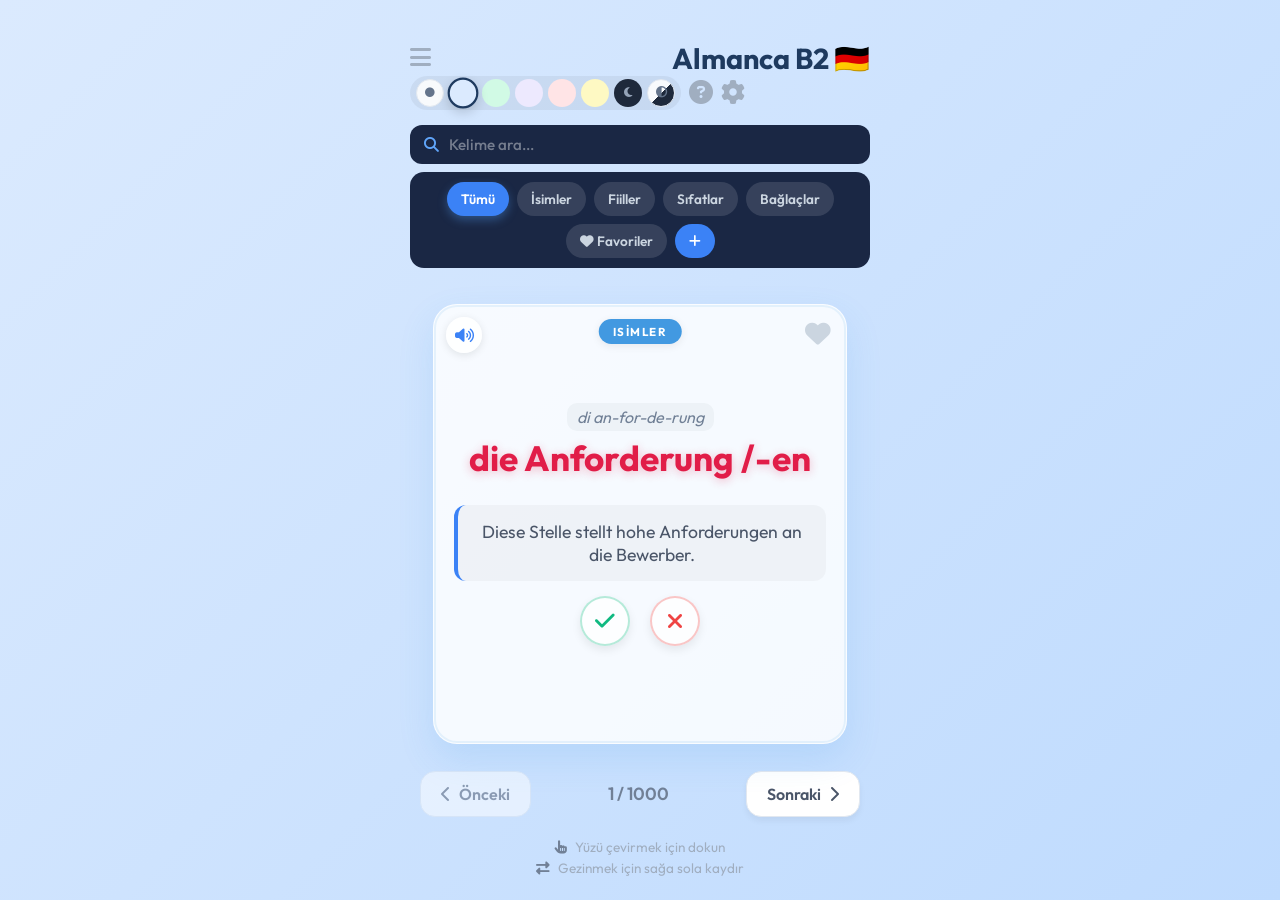
<file: index.html>
<!DOCTYPE html>
<html lang="tr">
<head>
    <meta charset="UTF-8">
    <meta name="viewport" content="width=device-width, initial-scale=1.0, maximum-scale=1.0, user-scalable=no, viewport-fit=cover">
    <title>Almanca B2 Flaş Kart Oyunu</title>
    <!-- PWA -->
    <link rel="manifest" href="manifest.json">
    <meta name="theme-color" content="#4a90e2">
    <!-- Icon Placeholder -->
    <link rel="apple-touch-icon" href="icon-192.png">
    
    <link rel="stylesheet" href="style.css">
    <link rel="preconnect" href="https://fonts.googleapis.com">
    <link rel="preconnect" href="https://fonts.gstatic.com" crossorigin>
    <link href="https://fonts.googleapis.com/css2?family=Outfit:wght@400;500;600;700;800&display=swap" rel="stylesheet">
    <link rel="stylesheet" href="https://cdnjs.cloudflare.com/ajax/libs/font-awesome/6.4.0/css/all.min.css">
    <link rel="stylesheet" href="style.css">
    <link rel="preconnect" href="https://fonts.googleapis.com">
    <link rel="preconnect" href="https://fonts.gstatic.com" crossorigin>
    <link href="https://fonts.googleapis.com/css2?family=Outfit:wght@400;500;600;700;800&display=swap" rel="stylesheet">
    <link rel="stylesheet" href="https://cdnjs.cloudflare.com/ajax/libs/font-awesome/6.4.0/css/all.min.css">
</head>
<body>
    <!-- Sidebar ve Overlay -->
    <div id="sidebar-overlay" class="sidebar-overlay"></div>
    <div id="sidebar" class="sidebar">
        <div class="sidebar-header">
            <h2>İstatistikler &amp; Menü</h2>
            <button id="close-sidebar" class="icon-btn">&times;</button>
        </div>
        
        <!-- STREAK KUTUSU -->
        <div id="streak-display"></div>

        <!-- XP & LEVEL BAR -->
        <div style="padding: 0 15px 6px 15px;">
            <div style="display:flex; justify-content:space-between; align-items:center; margin-bottom:4px;">
                <span style="font-size:0.8rem; font-weight:700; color:var(--primary-color);">⭐ Seviye <span id="user-level">1</span> &mdash; <span id="user-title" style="color:#ed8936;">Anfänger</span></span>
                <span style="font-size:0.7rem; color:#718096;"><span id="user-xp">0</span> XP</span>
            </div>
            <div style="width:100%; height:8px; background:#e2e8f0; border-radius:5px; overflow:hidden;">
                <div id="xp-bar-fill" style="width:0%; height:100%; background: linear-gradient(90deg, var(--primary-color), #ed8936); border-radius:5px; transition: width 0.6s ease;"></div>
            </div>
        </div>


        <div class="stats-container">
            <div class="stat-box">
                <i class="fas fa-layer-group"></i>
                <div class="stat-value" id="stat-flipped">0</div>
                <div class="stat-label">Kart Çevrildi</div>
            </div>
            <div class="stat-box">
                <i class="fas fa-heart" style="color:var(--accent-color)"></i>
                <div class="stat-value" id="stat-favorites">0</div>
                <div class="stat-label">Favoriler</div>
            </div>
            <div class="stat-box">
                <i class="fas fa-check-circle" style="color:#48bb78"></i>
                <div class="stat-value" id="stat-learned">0</div>
                <div class="stat-label">Öğrenilen</div>
            </div>
            <div class="stat-box">
                <i class="fas fa-times-circle" style="color:#f56565"></i>
                <div class="stat-value" id="stat-review">0</div>
                <div class="stat-label">Tekrarlanacak</div>
            </div>
            <div class="stat-box wide">
                <i class="fas fa-clock"></i>
                <div class="stat-value" id="stat-time">0m 0s</div>
                <div class="stat-label">Uygulamada Geçen Süre</div>
            </div>
        </div>

        <!-- HEATMAP -->
        <div class="heatmap-container" style="margin: 0 15px 6px 15px; padding: 10px; background: rgba(0,0,0,0.03); border-radius: 10px;">
            <h3 style="font-size: 0.8rem; margin-bottom: 6px; color: #4a5568;"><i class="fas fa-fire" style="color:#ed8936;"></i> Çalışma Haritası (Son 30 Gün)</h3>
            <div id="heatmap-grid" style="display: flex; gap: 3px; flex-wrap: wrap; height: 50px; align-content: flex-start;"></div>
            <div style="font-size:0.65rem; color:#a0aec0; margin-top:4px;">
                ⬜ Boş &nbsp; 🟩 Az &nbsp; 🟨 Orta &nbsp; 🟧 İyi &nbsp; 🟥 Harika
            </div>
        </div>

        <!-- ZAYIF NOKTA ANALİZİ -->
        <div style="margin: 0 15px 10px 15px; padding: 10px; background: rgba(0,0,0,0.03); border-radius: 10px;">
            <h3 style="font-size: 0.8rem; margin-bottom: 6px; color: #4a5568;"><i class="fas fa-exclamation-triangle" style="color:#ed8936;"></i> Zayıf Nokta Analizi</h3>
            <div id="weak-points-panel"></div>
        </div>

        <nav class="sidebar-nav">
            <button class="menu-btn" data-view="learned"><i class="fas fa-check-double"></i> Öğrendiğim Kelimeler</button>
            <button class="menu-btn" data-view="review"><i class="fas fa-list-ul"></i> Tekrar Edilecekler</button>
            <button class="menu-btn" data-view="quiz"><i class="fas fa-gamepad"></i> Quiz Modu</button>
            <button class="menu-btn" data-view="mindmap"><i class="fas fa-network-wired"></i> 🧠 Kelime Ağı (Mindmap)</button>
            <button class="menu-btn" data-view="zen"><i class="fas fa-brain"></i> 15 Dk Derin Odak (Zen)</button>
            <a href="grammar.html" class="menu-btn" style="text-decoration:none;"><i class="fas fa-book-open"></i> 🇩🇪 Gramer Rehberi (A1→C1)</a>
        </nav>
    </div>

    <!-- Quiz Konteyneri -->
    <div id="quiz-modal" class="modal-overlay">
        <div class="modal-content quiz-modal-content">
            <div class="modal-header">
                <h2 id="quiz-main-title">Quiz Modu</h2>
                <button id="close-quiz-btn" class="icon-btn">&times;</button>
            </div>
            
            <div class="modal-body">
                <div id="quiz-menu">
                    <button class="action-btn secondary quiz-start-btn" data-mode="1" style="margin-bottom:10px; text-align:left;">
                        <i class="fas fa-random"></i> 1. Bütün Kelimeler Karışık Quiz
                    </button>
                    <button class="action-btn secondary quiz-start-btn" data-mode="2" style="margin-bottom:10px; text-align:left;">
                        <i class="fas fa-sync-alt"></i> 2. Tekrar Edilecekler Karışık Quiz
                    </button>
                    <button class="action-btn secondary quiz-start-btn" data-mode="3" style="margin-bottom:10px; text-align:left;">
                        <i class="fas fa-keyboard"></i> 3. Türkçe Quizi (Yazılı)
                    </button>
                    <button class="action-btn primary quiz-start-btn" data-mode="4" style="margin-bottom:10px; text-align:left;">
                        <i class="fas fa-tasks"></i> 4. Çoktan Seçmeli (4 Şık) 🎯
                    </button>
                    <button class="action-btn secondary quiz-start-btn" data-mode="5" style="margin-bottom:10px; text-align:left; background: #e0e7ff; color: #4338ca; border: 1px solid #c7d2fe;">
                        <i class="fas fa-microphone-alt"></i> 5. Konuşma Sınavı (Mikrofon) 🎤
                    </button>
                    <button class="action-btn secondary quiz-start-btn" data-mode="6" style="margin-bottom:10px; text-align:left; background: #fae8ff; color: #a21caf; border: 1px solid #f5d0fe;">
                        <i class="fas fa-puzzle-piece"></i> 6. Sürükle-Bırak Eşleştirme 🧩
                    </button>
                </div>

                <div id="quiz-play-area" style="display:none;">
                    <div id="quiz-card-wrapper" style="min-height: 250px; position:relative; margin-bottom:20px; display:flex; justify-content:center; align-items:center;"></div>
                    
                    <div class="quiz-controls" style="display:flex; justify-content:space-between; align-items:center;">
                        <div class="progress" style="font-size:1rem;"><span id="quiz-idx">0</span> / <span id="quiz-total-count">0</span></div>
                        <button id="quiz-next-action-btn" class="action-btn primary" style="width:auto; padding:8px 15px;">İleri <i class="fas fa-arrow-right"></i></button>
                    </div>
                    <button id="quiz-finish-early-btn" class="action-btn danger" style="margin-top:15px;"><i class="fas fa-flag-checkered"></i> Quizi Bitir</button>
                </div>

                <div id="quiz-results-area" style="display:none;">
                    <h3 style="text-align:center; margin-bottom:15px; color: var(--text-color);">Quiz Sonucu</h3>
                    <div style="display:flex; justify-content:space-around; margin-bottom:20px; font-weight:bold; font-size:1.1rem;">
                        <div style="color:#48bb78;"><i class="fas fa-check"></i> Doğru: <span id="quiz-res-correct">0</span></div>
                        <div style="color:#f56565;"><i class="fas fa-times"></i> Yanlış: <span id="quiz-res-wrong">0</span></div>
                    </div>
                    <div id="quiz-res-list" style="max-height: 300px; overflow-y:auto; border-top:1px dashed #ccc; padding-top:10px; margin-bottom:15px; display:flex; flex-direction:column; gap:8px;"></div>
                    <button id="quiz-back-to-menu-btn" class="action-btn primary">Menüye Dön</button>
                </div>
            </div>
        </div>
    </div>

    <!-- Zen Mode Overlays -->
    <div id="zen-timer-display">15:00</div>
    <button id="exit-zen-btn"><i class="fas fa-times"></i> Zen Modundan Çık</button>

    <!-- Mindmap Modal / Overlay -->
    <div id="mindmap-modal" class="modal-overlay" style="z-index: 10000;">
        <div id="mindmap-container">
            <button id="close-mindmap-btn" class="mindmap-close-btn"><i class="fas fa-times"></i></button>
            <div id="mindmap-area"></div>
            <button id="mindmap-refresh-btn" class="mindmap-fab"><i class="fas fa-sync-alt"></i></button>
        </div>
    </div>

    <div class="app-container">
        <header>
            <div id="main-header">
                <div class="header-top">
                    <button id="sidebar-toggle-btn" class="icon-btn bouncy-btn" title="Menü"><i class="fas fa-bars"></i></button>
                    <h1>Almanca B2 🇩🇪</h1>
                    <div class="header-controls">
                        <div class="theme-controls" title="Renk Temaları">
                            <button class="theme-btn" data-theme="white" style="background:#f8fafc; border:1.5px solid #e2e8f0; color:#64748b;" title="Sade Beyaz"><i class="fas fa-circle" style="font-size:0.6rem;"></i></button>
                            <button class="theme-btn active" data-theme="pastel-blue" style="background:#dbeafe; color:#3b82f6;" title="Tatlı Mavi"></button>
                            <button class="theme-btn" data-theme="mint-green" style="background:#d1fae5; color:#10b981;" title="Nane Yeşili"></button>
                            <button class="theme-btn" data-theme="pastel-purple" style="background:#ede9fe; color:#8b5cf6;" title="Pastel Mor"></button>
                            <button class="theme-btn" data-theme="peach-pink" style="background:#ffe4e6; color:#f43f5e;" title="Şeftali Pembe"></button>
                            <button class="theme-btn" data-theme="sun-yellow" style="background:#fef9c3; color:#f59e0b;" title="Güneş Sarısı"></button>
                            <button class="theme-btn" data-theme="dark" style="background:#1e293b; color:#94a3b8;" title="Gece Modu"><i class="fas fa-moon" style="font-size:0.7rem;"></i></button>
                            <button class="theme-btn" data-theme="system" style="background:linear-gradient(135deg,#f8fafc 50%,#1e293b 50%); color:#64748b; border:1.5px solid #e2e8f0;" title="Sistem Teması"><i class="fas fa-adjust" style="font-size:0.7rem; color:#64748b;"></i></button>
                        </div>
                        <button id="guide-btn" class="icon-btn bouncy-btn" title="Nasıl Kullanılır?"><i class="fas fa-question-circle"></i></button>
                        <button id="settings-btn" class="icon-btn bouncy-btn" title="Ayarlar ve Veri Yönetimi"><i class="fas fa-cog"></i></button>
                    </div>
                </div>
                <div class="search-box">
                    <i class="fas fa-search"></i>
                    <input type="text" id="search-input" placeholder="Kelime ara..." autocomplete="off">
                </div>
                <nav class="categories" id="categories-nav">
                    <button class="category-btn active" data-category="tümü">Tümü</button>
                    <button class="category-btn" data-category="isimler">İsimler</button>
                    <button class="category-btn" data-category="fiiller">Fiiller</button>
                    <button class="category-btn" data-category="sıfatlar">Sıfatlar</button>
                    <button class="category-btn" data-category="bağlaçlar">Bağlaçlar</button>
                    <button class="category-btn" data-category="favoriler"><i class="fas fa-heart"></i> Favoriler</button>
                    <button class="category-btn" id="add-folder-btn" title="Yeni Özel Klasör Ekle" style="background:var(--primary-color);color:white;"><i class="fas fa-plus"></i></button>
                </nav>
            </div>

            <!-- Special Header for Learned/Review modes -->
            <div id="special-header" style="display:none;">
                <div class="header-top" style="justify-content: space-between; border-bottom: 1px solid rgba(0,0,0,0.05); padding-bottom: 10px; margin-bottom: 10px;">
                    <button id="special-back-btn" class="action-btn secondary bouncy-btn" style="width:auto; padding: 8px 12px; font-size: 0.9rem;"><i class="fas fa-arrow-left"></i> Geri</button>
                    <h2 id="special-title" style="font-size: 1.3rem; color: var(--primary-color); margin:0;">Başlık</h2>
                    <button id="special-home-btn" class="action-btn secondary bouncy-btn" style="width:auto; padding: 8px 12px; font-size: 0.9rem;"><i class="fas fa-home"></i> Menü</button>
                </div>
                <p id="special-desc" style="font-size: 0.85rem; color: #718096; margin-bottom: 10px;">Açıklama</p>
                
                <nav class="categories" style="justify-content: center; margin-bottom: 15px;">
                    <button class="category-btn special-nav-btn" data-target="learned"><i class="fas fa-check-double"></i> Öğrendiklerim</button>
                    <button class="category-btn special-nav-btn" data-target="review"><i class="fas fa-list-ul"></i> Tekrar Edilecekler</button>
                    <button class="category-btn special-nav-btn" data-target="favoriler"><i class="fas fa-heart"></i> Favoriler</button>
                </nav>
            </div>
        </header>

        <main class="flashcard-container" id="card-container">
            <!-- Cards will be dynamically injected here via JS -->
        </main>

        <div class="controls">
            <button id="prev-btn" class="nav-btn bouncy-btn"><i class="fas fa-chevron-left"></i> Önceki</button>
            <div class="progress"><span id="current-index">0</span> / <span id="total-count">0</span></div>
            <button id="next-btn" class="nav-btn bouncy-btn">Sonraki <i class="fas fa-chevron-right"></i></button>
        </div>
        <div class="swipe-hint">
            <i class="fas fa-hand-pointer"></i> Yüzü çevirmek için dokun<br>
            <i class="fas fa-exchange-alt"></i> Gezinmek için sağa sola kaydır
        </div>
    </div>

    <!-- Ayarlar Modalı -->
    <div id="settings-modal" class="modal-overlay">
        <div class="modal-content">
            <div class="modal-header">
                <h2>⚙️ Ayarlar ve Veri</h2>
                <button id="close-modal-btn" class="icon-btn bouncy-btn">&times;</button>
            </div>
            <div class="modal-body" style="text-align: center;">
                <p>Kendi kelimelerinizi içeren JSON dosyasını yükleyin veya destenizi yedekleyin.</p>
                <div class="action-buttons">
                    <button id="export-btn" class="action-btn secondary bouncy-btn"><i class="fas fa-download"></i> Desteyi Dışa Aktar</button>
                    <label class="action-btn primary bouncy-btn" style="cursor:pointer; position:relative; overflow:hidden;">
                        <i class="fas fa-upload"></i> Kendi Kelimelerini Yükle
                        <input type="file" id="import-file" accept=".json" style="opacity:0; position:absolute; top:0; left:0; width:100%; height:100%; cursor:pointer;">
                    </label>
                </div>
                <div class="danger-zone">
                    <button id="reset-btn" class="action-btn danger bouncy-btn"><i class="fas fa-trash-alt"></i> Varsayılan Kelimelere Dön</button>
                </div>
            </div>
        </div>
    </div>

    <!-- Nasıl Kullanılır Modalı -->
    <div id="guide-modal" class="modal-overlay">
        <div class="modal-content">
            <div class="modal-header">
                <h2>📖 Nasıl Kullanılır?</h2>
                <button id="close-guide-btn" class="icon-btn bouncy-btn">&times;</button>
            </div>
            <div class="modal-body" style="font-size:0.95rem; line-height:1.6;">
                <p><strong>1. Kart Çevirme:</strong> Almanca kelimenin anlamını görmek için karta bir kez tıklayın veya dokunun.</p>
                <p><strong>2. Kaydırma (Swipe):</strong> Sonraki kelimeye geçmek için ekranı (kartı) hafifçe sola kaydırın. Önceki için sağa kaydırın.</p>
                <p><strong>3. Butonlar:</strong></p>
                <ul style="padding-left: 20px; text-align: left; margin-bottom:15px; color:#4a5568;">
                    <li><i class="fas fa-heart" style="color:var(--accent-color)"></i> Favorilere Ekle</li>
                    <li><i class="fas fa-check"></i> Öğrendiğim kelimeler listesine at</li>
                    <li><i class="fas fa-times"></i> Tekrar edilecek kelimeler (Zorlandıklarım)</li>
                </ul>
                <p><strong>4. Temalar:</strong> Sağ üst köşedeki yuvarlak renk tonlarına basarak uygulamanın ambiyansını ruh halinize göre değiştirebilirsiniz.</p>

                <hr style="margin: 12px 0; border-color:#edf2f7;">

                <p><strong>🔥 Streak (Çalışma Serisi):</strong> Her gün uygulamaya girip en az bir kelimeyi öğrenildi veya tekrar olarak işaretlediğinizde seriniz artar. Arka arkaya 3+ gün çalışırsan alev 🔥 emojisi büyür! Bir gün kaçırırsan seri sıfırlanır ve buz 🧊 emojisine döner.</p>

                <hr style="margin: 12px 0; border-color:#edf2f7;">

                <p><strong>📅 Çalışma Haritası (Heatmap):</strong> Sol menüdeki renkli kareler son 30 günlük çalışma yoğunluğunu gösterir.</p>
                <ul style="padding-left: 20px; text-align: left; margin-bottom:10px; color:#4a5568; font-size:0.9rem;">
                    <li>⬜ <strong>Gri:</strong> O gün çalışılmadı</li>
                    <li>🟩 <strong>Açık Yeşil:</strong> Az çalışıldı (1–5 kelime)</li>
                    <li>🟨 <strong>Sarı:</strong> Orta düzey (6–20 kelime)</li>
                    <li>🟧 <strong>Turuncu:</strong> İyi çalışıldı (21–50 kelime)</li>
                    <li>🟥 <strong>Kırmızı:</strong> Yoğun çalışma! (50+ kelime)</li>
                </ul>
                <p style="font-size:0.88rem; color:#718096;">💡 <em>Heatmap, öğrenildi veya tekrar butonu tıklandığında güncellenir.</em></p>

                <hr style="margin: 12px 0; border-color:#edf2f7;">

                <p><strong>🎯 Çoktan Seçmeli Quiz:</strong> Sol menüden Quiz → "4. Çoktan Seçmeli" seçin. Her soruda Almanca kelimeyi görür, 4 Türkçe seçenek arasından doğruyu bulursunuz. Yanlışlar otomatik olarak "Zayıf Nokta Analizi"ne kaydedilir!</p>

                <hr style="margin: 12px 0; border-color:#edf2f7;">

                <p><strong>📊 Zayıf Nokta Analizi:</strong> Sol menünün altında "Zayıf Nokta Analizi" bölümü yer alır. Quiz'de en çok yanlış yaptığınız kelimeler ve hangi kategorilerde zorlandığınız burada gösterilir. Odaklanmak için bu kelimeleri önce çalışın!</p>
            </div>
            <button id="guide-ok-btn" class="action-btn primary bouncy-btn" style="margin-top:10px;">Anladım, Teşekkürler!</button>
        </div>
    </div>

    <!-- PWA Service Worker -->
    <script>
        if ('serviceWorker' in navigator) {
            window.addEventListener('load', () => {
                navigator.serviceWorker.register('./sw.js')
                .then(reg => console.log('Service Worker Kapsamı:', reg.scope))
                .catch(err => console.log('Service Worker Hatası:', err));
            });
        }
    </script>
    <!-- Modül olarak JS dosyasının eklenmesi -->
    <script type="module" src="app.js"></script>
</body>
</html>
</file>
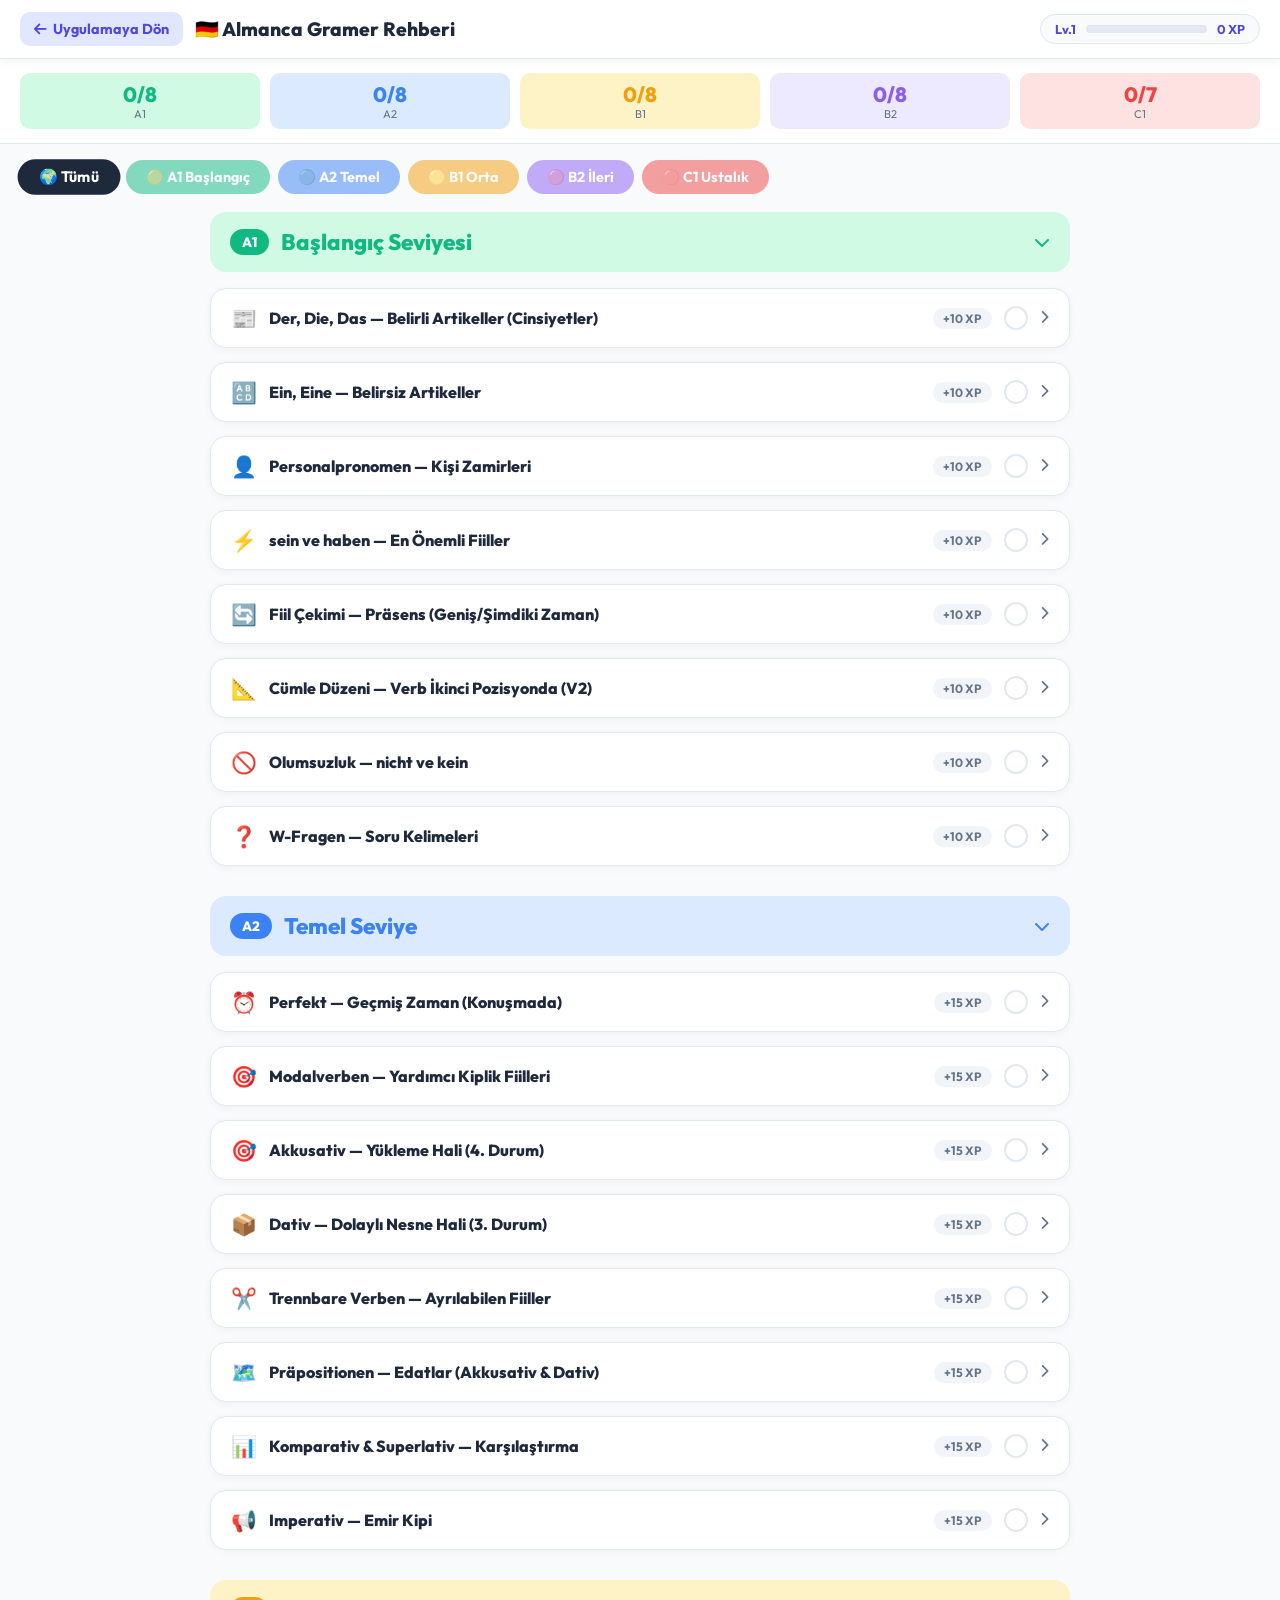
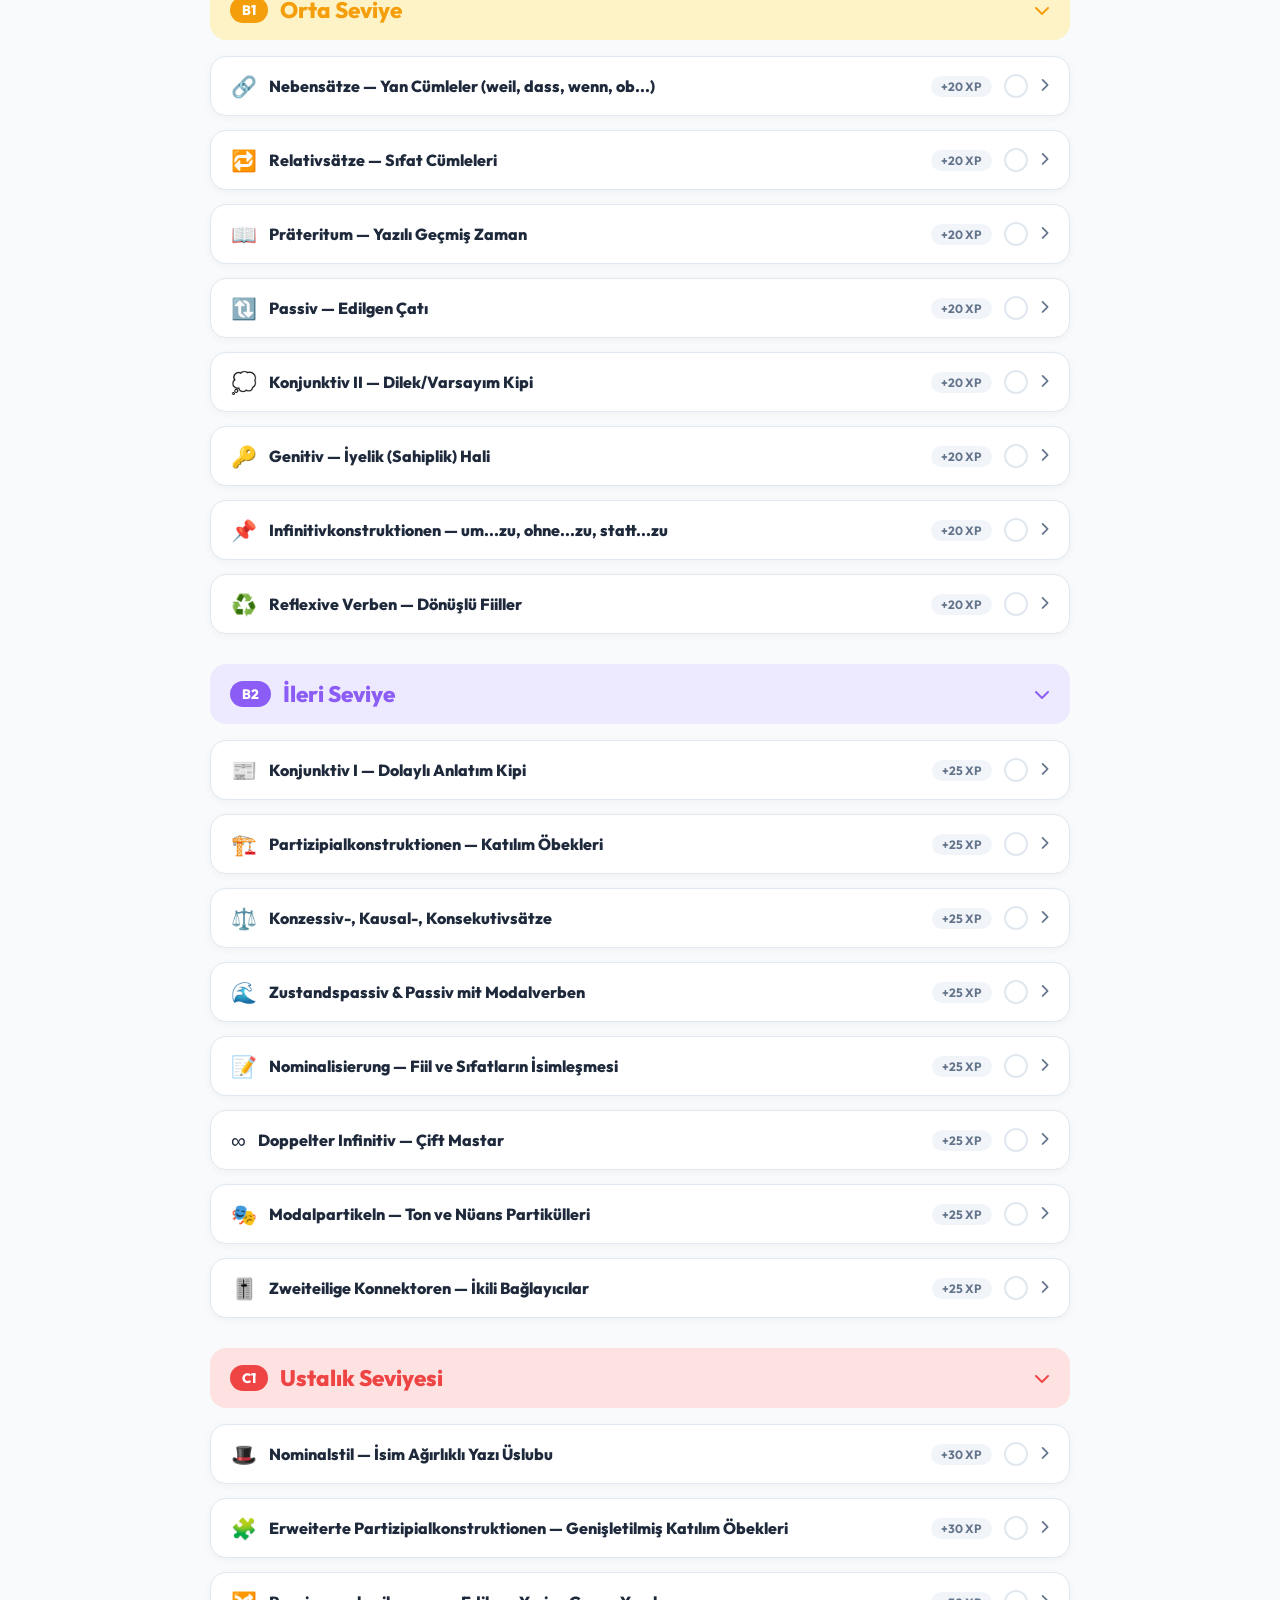
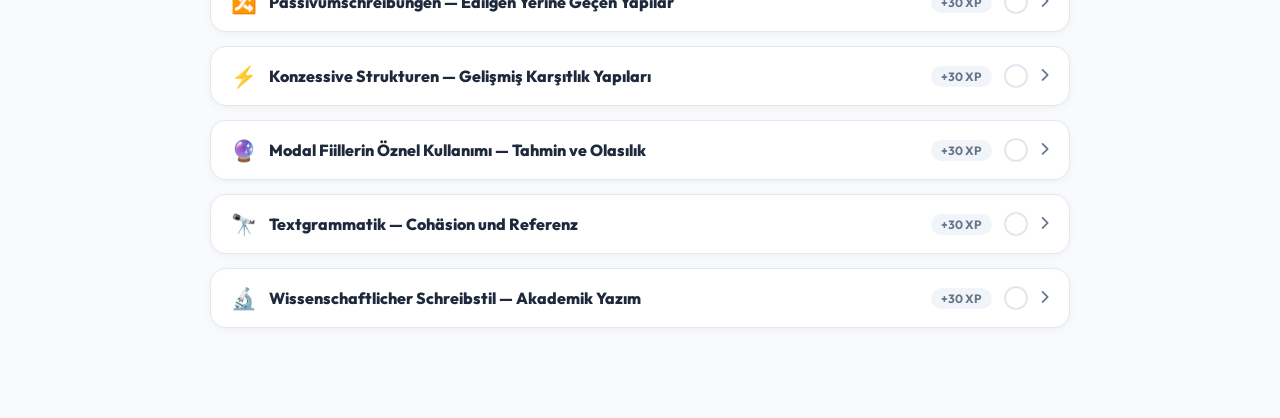
<file: grammar.html>
<!DOCTYPE html>
<html lang="tr">
<head>
    <meta charset="UTF-8">
    <meta name="viewport" content="width=device-width, initial-scale=1.0, maximum-scale=1.0, user-scalable=no">
    <title>Almanca Gramer Rehberi 🇩🇪</title>
    <link rel="preconnect" href="https://fonts.googleapis.com">
    <link href="https://fonts.googleapis.com/css2?family=Outfit:wght@400;500;600;700;800&display=swap" rel="stylesheet">
    <link rel="stylesheet" href="https://cdnjs.cloudflare.com/ajax/libs/font-awesome/6.4.0/css/all.min.css">
    <style>
        :root {
            --primary: #4f46e5;
            --primary-light: #e0e7ff;
            --a1: #10b981; --a1-light: #d1fae5;
            --a2: #3b82f6; --a2-light: #dbeafe;
            --b1: #f59e0b; --b1-light: #fef3c7;
            --b2: #8b5cf6; --b2-light: #ede9fe;
            --c1: #ef4444; --c1-light: #fee2e2;
            --bg: #f8fafc;
            --card: #ffffff;
            --text: #1e293b;
            --muted: #64748b;
            --border: #e2e8f0;
        }
        * { margin: 0; padding: 0; box-sizing: border-box; }
        body {
            font-family: 'Outfit', sans-serif;
            background: var(--bg);
            color: var(--text);
            min-height: 100vh;
        }

        /* ---- TOP BAR ---- */
        .topbar {
            position: sticky;
            top: 0;
            z-index: 100;
            background: white;
            border-bottom: 1px solid var(--border);
            padding: 12px 20px;
            display: flex;
            align-items: center;
            gap: 12px;
            flex-wrap: wrap;
            box-shadow: 0 2px 10px rgba(0,0,0,0.06);
        }
        .topbar a.back-btn {
            display: inline-flex;
            align-items: center;
            gap: 6px;
            padding: 8px 14px;
            background: var(--primary-light);
            color: var(--primary);
            border-radius: 10px;
            font-weight: 700;
            text-decoration: none;
            font-size: 0.9rem;
            transition: all 0.2s;
        }
        .topbar a.back-btn:hover { background: var(--primary); color: white; }
        .topbar h1 { font-size: 1.2rem; font-weight: 800; color: var(--text); flex: 1; }
        .xp-bar-wrapper {
            display: flex;
            align-items: center;
            gap: 10px;
            background: #f8fafc;
            border: 1px solid var(--border);
            border-radius: 20px;
            padding: 6px 14px;
            min-width: 220px;
        }
        .xp-bar-wrapper span { font-size: 0.8rem; font-weight: 700; color: var(--primary); white-space: nowrap; }
        .xp-bar-track { flex: 1; height: 8px; background: #e2e8f0; border-radius: 4px; overflow: hidden; }
        .xp-bar-fill { height: 100%; background: linear-gradient(90deg, var(--primary), #f59e0b); border-radius: 4px; transition: width 0.5s ease; }
        .xp-points { font-size: 0.75rem; color: var(--muted); white-space: nowrap; }

        /* ---- LEVEL FILTER TABS ---- */
        .level-tabs {
            display: flex;
            gap: 8px;
            padding: 16px 20px 8px;
            overflow-x: auto;
            scrollbar-width: none;
        }
        .level-tabs::-webkit-scrollbar { display: none; }
        .level-tab {
            padding: 8px 20px;
            border-radius: 20px;
            border: none;
            font-family: 'Outfit', sans-serif;
            font-weight: 700;
            font-size: 0.9rem;
            cursor: pointer;
            transition: all 0.2s;
            white-space: nowrap;
            opacity: 0.5;
        }
        .level-tab.active { opacity: 1; transform: scale(1.05); }
        .level-tab[data-level="all"] { background: #1e293b; color: white; }
        .level-tab[data-level="A1"] { background: var(--a1); color: white; }
        .level-tab[data-level="A2"] { background: var(--a2); color: white; }
        .level-tab[data-level="B1"] { background: var(--b1); color: white; }
        .level-tab[data-level="B2"] { background: var(--b2); color: white; }
        .level-tab[data-level="C1"] { background: var(--c1); color: white; }

        /* ---- CONTENT ---- */
        .content { padding: 10px 20px 60px; max-width: 900px; margin: 0 auto; }

        /* ---- LEVEL SECTION ---- */
        .level-section { margin-bottom: 30px; }
        .level-section-header {
            display: flex;
            align-items: center;
            gap: 12px;
            padding: 16px 20px;
            border-radius: 16px;
            margin-bottom: 16px;
            font-size: 1.4rem;
            font-weight: 800;
            cursor: pointer;
            user-select: none;
            transition: all 0.2s;
        }
        .level-section-header:hover { filter: brightness(0.95); }
        .level-section-header[data-level="A1"] { background: var(--a1-light); color: var(--a1); }
        .level-section-header[data-level="A2"] { background: var(--a2-light); color: var(--a2); }
        .level-section-header[data-level="B1"] { background: var(--b1-light); color: var(--b1); }
        .level-section-header[data-level="B2"] { background: var(--b2-light); color: var(--b2); }
        .level-section-header[data-level="C1"] { background: var(--c1-light); color: var(--c1); }
        .level-section-header .level-badge {
            padding: 4px 12px;
            border-radius: 20px;
            font-size: 0.85rem;
            font-weight: 800;
            color: white;
        }
        .level-section-header[data-level="A1"] .level-badge { background: var(--a1); }
        .level-section-header[data-level="A2"] .level-badge { background: var(--a2); }
        .level-section-header[data-level="B1"] .level-badge { background: var(--b1); }
        .level-section-header[data-level="B2"] .level-badge { background: var(--b2); }
        .level-section-header[data-level="C1"] .level-badge { background: var(--c1); }
        .level-section-header .chevron { margin-left: auto; transition: transform 0.3s; font-size: 1rem; }
        .level-section-header.collapsed .chevron { transform: rotate(-90deg); }

        /* ---- TOPIC CARD ---- */
        .topic-card {
            background: var(--card);
            border-radius: 16px;
            border: 1px solid var(--border);
            margin-bottom: 14px;
            overflow: hidden;
            box-shadow: 0 2px 8px rgba(0,0,0,0.04);
            transition: box-shadow 0.2s;
        }
        .topic-card:hover { box-shadow: 0 6px 20px rgba(0,0,0,0.08); }
        .topic-header {
            display: flex;
            align-items: center;
            gap: 12px;
            padding: 16px 20px;
            cursor: pointer;
            user-select: none;
        }
        .topic-icon { font-size: 1.3rem; }
        .topic-title { font-weight: 800; font-size: 1rem; flex: 1; }
        .topic-xp {
            font-size: 0.75rem;
            font-weight: 700;
            padding: 3px 10px;
            border-radius: 20px;
            background: #f1f5f9;
            color: var(--muted);
        }
        .topic-status {
            width: 24px;
            height: 24px;
            border-radius: 50%;
            border: 2px solid var(--border);
            display: flex;
            align-items: center;
            justify-content: center;
            font-size: 0.75rem;
            color: transparent;
            transition: all 0.3s;
            flex-shrink: 0;
        }
        .topic-status.done { background: #10b981; border-color: #10b981; color: white; }
        .topic-chevron { color: var(--muted); transition: transform 0.3s; font-size: 0.85rem; }
        .topic-card.open .topic-chevron { transform: rotate(90deg); }

        .topic-body { display: none; padding: 0 20px 20px; border-top: 1px solid var(--border); }
        .topic-card.open .topic-body { display: block; }

        .topic-desc {
            margin-top: 14px;
            font-size: 0.95rem;
            line-height: 1.7;
            color: #374151;
        }

        /* Rule box */
        .rule-box {
            background: #f8fafc;
            border-left: 4px solid var(--primary);
            border-radius: 0 10px 10px 0;
            padding: 12px 16px;
            margin: 14px 0;
            font-size: 0.92rem;
            line-height: 1.8;
        }
        .rule-box strong { color: var(--primary); }

        /* Table */
        .grammar-table {
            width: 100%;
            border-collapse: collapse;
            margin: 14px 0;
            font-size: 0.88rem;
            border-radius: 10px;
            overflow: hidden;
        }
        .grammar-table th {
            background: var(--primary);
            color: white;
            padding: 10px 14px;
            text-align: left;
            font-weight: 700;
        }
        .grammar-table td { padding: 10px 14px; border-bottom: 1px solid var(--border); }
        .grammar-table tr:nth-child(even) td { background: #f8fafc; }
        .grammar-table tr:last-child td { border-bottom: none; }

        /* Example sentences */
        .examples { margin: 14px 0; }
        .examples h4 { font-size: 0.85rem; font-weight: 700; color: var(--muted); text-transform: uppercase; letter-spacing: 0.5px; margin-bottom: 8px; }
        .example-item {
            background: linear-gradient(135deg, #f0fdf4, #f8fafc);
            border: 1px solid #bbf7d0;
            border-radius: 10px;
            padding: 10px 14px;
            margin-bottom: 8px;
            font-size: 0.9rem;
        }
        .example-item .de { font-weight: 800; color: #1e293b; font-size: 0.95rem; }
        .example-item .tr { color: var(--muted); margin-top: 2px; font-style: italic; font-size: 0.85rem; }
        .example-item .note { color: #7c3aed; font-size: 0.8rem; margin-top: 4px; }

        /* Mark done button */
        .mark-done-btn {
            margin-top: 16px;
            padding: 10px 24px;
            border-radius: 10px;
            border: none;
            font-family: 'Outfit', sans-serif;
            font-weight: 700;
            font-size: 0.9rem;
            cursor: pointer;
            background: #10b981;
            color: white;
            transition: all 0.2s;
            display: flex;
            align-items: center;
            gap: 8px;
        }
        .mark-done-btn:hover { transform: translateY(-2px); box-shadow: 0 4px 12px rgba(16,185,129,0.3); }
        .mark-done-btn.already-done { background: #e2e8f0; color: #64748b; }
        .mark-done-btn.already-done:hover { transform: none; box-shadow: none; }

        /* Highlight spans */
        .hl-red { color: #ef4444; font-weight: 800; }
        .hl-blue { color: #3b82f6; font-weight: 800; }
        .hl-green { color: #10b981; font-weight: 800; }
        .hl-purple { color: #8b5cf6; font-weight: 800; }
        .hl-orange { color: #f59e0b; font-weight: 800; }

        /* Toast */
        #grammar-toast {
            position: fixed; bottom: 25px; left: 50%;
            transform: translateX(-50%) translateY(80px);
            background: #1e293b; color: white;
            padding: 12px 24px; border-radius: 30px;
            font-weight: 700; font-size: 0.9rem;
            z-index: 9999; opacity: 0;
            transition: all 0.4s cubic-bezier(0.68,-0.55,0.265,1.55);
            pointer-events: none;
        }
        #grammar-toast.show { transform: translateX(-50%) translateY(0); opacity: 1; }

        /* Progress summary */
        .progress-summary {
            display: grid;
            grid-template-columns: repeat(5, 1fr);
            gap: 10px;
            padding: 14px 20px;
            background: white;
            border-bottom: 1px solid var(--border);
        }
        .progress-item {
            text-align: center;
            padding: 8px;
            border-radius: 10px;
        }
        .progress-item .p-num { font-size: 1.3rem; font-weight: 800; }
        .progress-item .p-label { font-size: 0.7rem; color: var(--muted); }
        .progress-item[data-level="A1"] { background: var(--a1-light); }
        .progress-item[data-level="A1"] .p-num { color: var(--a1); }
        .progress-item[data-level="A2"] { background: var(--a2-light); }
        .progress-item[data-level="A2"] .p-num { color: var(--a2); }
        .progress-item[data-level="B1"] { background: var(--b1-light); }
        .progress-item[data-level="B1"] .p-num { color: var(--b1); }
        .progress-item[data-level="B2"] { background: var(--b2-light); }
        .progress-item[data-level="B2"] .p-num { color: var(--b2); }
        .progress-item[data-level="C1"] { background: var(--c1-light); }
        .progress-item[data-level="C1"] .p-num { color: var(--c1); }

        @media (max-width: 600px) {
            .topbar h1 { font-size: 1rem; }
            .xp-bar-wrapper { min-width: 160px; }
            .progress-summary { grid-template-columns: repeat(3,1fr); }
        }
    </style>
</head>
<body>

<!-- TOP BAR -->
<div class="topbar">
    <a class="back-btn" href="index.html"><i class="fas fa-arrow-left"></i> Uygulamaya Dön</a>
    <h1>🇩🇪 Almanca Gramer Rehberi</h1>
    <div class="xp-bar-wrapper">
        <span>Lv.<span id="g-level">1</span></span>
        <div class="xp-bar-track"><div class="xp-bar-fill" id="g-xp-fill" style="width:0%"></div></div>
        <span class="xp-points" id="g-xp">0 XP</span>
    </div>
</div>

<!-- PROGRESS SUMMARY -->
<div class="progress-summary">
    <div class="progress-item" data-level="A1"><div class="p-num" id="prog-a1">0/8</div><div class="p-label">A1</div></div>
    <div class="progress-item" data-level="A2"><div class="p-num" id="prog-a2">0/8</div><div class="p-label">A2</div></div>
    <div class="progress-item" data-level="B1"><div class="p-num" id="prog-b1">0/8</div><div class="p-label">B1</div></div>
    <div class="progress-item" data-level="B2"><div class="p-num" id="prog-b2">0/8</div><div class="p-label">B2</div></div>
    <div class="progress-item" data-level="C1"><div class="p-num" id="prog-c1">0/7</div><div class="p-label">C1</div></div>
</div>

<!-- LEVEL FILTER TABS -->
<div class="level-tabs">
    <button class="level-tab active" data-level="all">🌍 Tümü</button>
    <button class="level-tab" data-level="A1">🟢 A1 Başlangıç</button>
    <button class="level-tab" data-level="A2">🔵 A2 Temel</button>
    <button class="level-tab" data-level="B1">🟡 B1 Orta</button>
    <button class="level-tab" data-level="B2">🟣 B2 İleri</button>
    <button class="level-tab" data-level="C1">🔴 C1 Ustalık</button>
</div>

<div class="content" id="grammar-content">

<!-- ===== A1 ===== -->
<div class="level-section" data-level="A1">
<div class="level-section-header" data-level="A1">
    <span class="level-badge">A1</span> Başlangıç Seviyesi
    <span class="chevron"><i class="fas fa-chevron-down"></i></span>
</div>

<!-- A1-1: Artikel -->
<div class="topic-card" data-id="a1-1" data-level="A1" data-xp="10">
    <div class="topic-header">
        <span class="topic-icon">📰</span>
        <span class="topic-title">Der, Die, Das — Belirli Artikeller (Cinsiyetler)</span>
        <span class="topic-xp">+10 XP</span>
        <div class="topic-status" id="status-a1-1"></div>
        <i class="fas fa-chevron-right topic-chevron"></i>
    </div>
    <div class="topic-body">
        <div class="topic-desc">Almancada her ismin bir cinsi (Genus) vardır: <strong>maskulin (erkil)</strong>, <strong>feminin (dişil)</strong> veya <strong>nötr</strong>. Bu cinsler belirli artikellerle gösterilir ve ezberlenmelidir.</div>
        <table class="grammar-table">
            <tr><th>Cins</th><th>Artikel</th><th>Örnek</th><th>Türkçe</th></tr>
            <tr><td>Maskulin (m)</td><td class="hl-blue">der</td><td>der Mann</td><td>adam</td></tr>
            <tr><td>Feminin (f)</td><td class="hl-red">die</td><td>die Frau</td><td>kadın</td></tr>
            <tr><td>Nötr (n)</td><td class="hl-green">das</td><td>das Kind</td><td>çocuk</td></tr>
            <tr><td>Çoğul (pl)</td><td class="hl-red">die</td><td>die Männer</td><td>adamlar</td></tr>
        </table>
        <div class="rule-box">
            💡 <strong>İpuçları:</strong><br>
            • <strong>-ung, -heit, -keit, -schaft</strong> sonekli kelimeler → <span class="hl-red">die</span><br>
            • <strong>-er, -ling, -ismus</strong> sonekli kelimeler → <span class="hl-blue">der</span><br>
            • <strong>-chen, -lein, -um, -ment</strong> sonekli kelimeler → <span class="hl-green">das</span>
        </div>
        <div class="examples">
            <h4>Örnek Cümleler</h4>
            <div class="example-item">
                <div class="de"><span class="hl-blue">Der</span> Mann ist groß.</div>
                <div class="tr">Adam uzundur.</div>
            </div>
            <div class="example-item">
                <div class="de"><span class="hl-red">Die</span> Frau heißt Anna.</div>
                <div class="tr">Kadının adı Anna'dır.</div>
            </div>
            <div class="example-item">
                <div class="de"><span class="hl-green">Das</span> Kind spielt im Garten.</div>
                <div class="tr">Çocuk bahçede oynuyor.</div>
            </div>
        </div>
        <button class="mark-done-btn" data-id="a1-1"><i class="fas fa-check"></i> Konuyu Tamamladım (+10 XP)</button>
    </div>
</div>

<!-- A1-2: Unbestimmte Artikel -->
<div class="topic-card" data-id="a1-2" data-level="A1" data-xp="10">
    <div class="topic-header">
        <span class="topic-icon">🔠</span>
        <span class="topic-title">Ein, Eine — Belirsiz Artikeller</span>
        <span class="topic-xp">+10 XP</span>
        <div class="topic-status" id="status-a1-2"></div>
        <i class="fas fa-chevron-right topic-chevron"></i>
    </div>
    <div class="topic-body">
        <div class="topic-desc">Belirsiz artikeller, ilk kez bahsedilen veya belirli olmayan nesneler için kullanılır. Türkçedeki "bir" anlamına gelir.</div>
        <table class="grammar-table">
            <tr><th>Cins</th><th>Nominativ</th><th>Akkusativ</th></tr>
            <tr><td>Maskulin</td><td>ein Mann</td><td>einen Mann</td></tr>
            <tr><td>Feminin</td><td>eine Frau</td><td>eine Frau</td></tr>
            <tr><td>Nötr</td><td>ein Kind</td><td>ein Kind</td></tr>
            <tr><td>Olumsuz</td><td>kein/keine</td><td>keinen/keine/kein</td></tr>
        </table>
        <div class="examples">
            <h4>Örnek Cümleler</h4>
            <div class="example-item">
                <div class="de">Ich habe <span class="hl-blue">einen</span> Hund.</div>
                <div class="tr">Bir köpeğim var.</div>
                <div class="note">→ Hund (maskulin) → Akkusativ → einen</div>
            </div>
            <div class="example-item">
                <div class="de">Das ist <span class="hl-red">eine</span> Katze.</div>
                <div class="tr">Bu bir kedidir.</div>
            </div>
            <div class="example-item">
                <div class="de">Ich habe <span class="hl-purple">kein</span> Auto.</div>
                <div class="tr">Arabam yok.</div>
            </div>
        </div>
        <button class="mark-done-btn" data-id="a1-2"><i class="fas fa-check"></i> Konuyu Tamamladım (+10 XP)</button>
    </div>
</div>

<!-- A1-3: Personalpronomen -->
<div class="topic-card" data-id="a1-3" data-level="A1" data-xp="10">
    <div class="topic-header">
        <span class="topic-icon">👤</span>
        <span class="topic-title">Personalpronomen — Kişi Zamirleri</span>
        <span class="topic-xp">+10 XP</span>
        <div class="topic-status" id="status-a1-3"></div>
        <i class="fas fa-chevron-right topic-chevron"></i>
    </div>
    <div class="topic-body">
        <div class="topic-desc">Almancada 8 kişi zamiri vardır. Resmi konuşmalarda "Sie" (büyük S ile) kullanılır.</div>
        <table class="grammar-table">
            <tr><th>Zamir</th><th>Türkçe</th><th>Örnek</th></tr>
            <tr><td>ich</td><td>ben</td><td>Ich lerne Deutsch.</td></tr>
            <tr><td>du</td><td>sen</td><td>Du bist nett.</td></tr>
            <tr><td>er / sie / es</td><td>o (eril/dişil/nötr)</td><td>Er schläft.</td></tr>
            <tr><td>wir</td><td>biz</td><td>Wir gehen.</td></tr>
            <tr><td>ihr</td><td>siz (informal)</td><td>Ihr seid müde.</td></tr>
            <tr><td>sie / Sie</td><td>onlar / siz (formal)</td><td>Sie kommen.</td></tr>
        </table>
        <div class="rule-box">⚠️ <strong>Dikkat:</strong> "sie" (küçük) = onlar | "Sie" (büyük) = saygı zamiri (siz-formal). Yazıda büyüklük önemli!</div>
        <div class="examples">
            <h4>Örnek Cümleler</h4>
            <div class="example-item">
                <div class="de"><span class="hl-blue">Ich</span> heiße Max. <span class="hl-blue">Du</span> heißt Anna.</div>
                <div class="tr">Benim adım Max. Senin adın Anna.</div>
            </div>
            <div class="example-item">
                <div class="de"><span class="hl-green">Er</span> ist Arzt. <span class="hl-red">Sie</span> ist Lehrerin.</div>
                <div class="tr">O (erkek) doktordur. O (kadın) öğretmendir.</div>
            </div>
        </div>
        <button class="mark-done-btn" data-id="a1-3"><i class="fas fa-check"></i> Konuyu Tamamladım (+10 XP)</button>
    </div>
</div>

<!-- A1-4: sein und haben -->
<div class="topic-card" data-id="a1-4" data-level="A1" data-xp="10">
    <div class="topic-header">
        <span class="topic-icon">⚡</span>
        <span class="topic-title">sein ve haben — En Önemli Fiiller</span>
        <span class="topic-xp">+10 XP</span>
        <div class="topic-status" id="status-a1-4"></div>
        <i class="fas fa-chevron-right topic-chevron"></i>
    </div>
    <div class="topic-body">
        <div class="topic-desc">Bu iki yardımcı fiil Almanca'nın temel taşıdır. Mükemmel zamanlar için de kullanılırlar.</div>
        <table class="grammar-table">
            <tr><th>Kişi</th><th>sein (olmak)</th><th>haben (sahip olmak)</th></tr>
            <tr><td>ich</td><td>bin</td><td>habe</td></tr>
            <tr><td>du</td><td>bist</td><td>hast</td></tr>
            <tr><td>er/sie/es</td><td>ist</td><td>hat</td></tr>
            <tr><td>wir</td><td>sind</td><td>haben</td></tr>
            <tr><td>ihr</td><td>seid</td><td>habt</td></tr>
            <tr><td>sie/Sie</td><td>sind</td><td>haben</td></tr>
        </table>
        <div class="examples">
            <h4>Örnek Cümleler</h4>
            <div class="example-item">
                <div class="de">Ich <span class="hl-blue">bin</span> 25 Jahre alt. Ich <span class="hl-green">habe</span> ein Buch.</div>
                <div class="tr">25 yaşındayım. Bir kitabım var.</div>
            </div>
            <div class="example-item">
                <div class="de">Er <span class="hl-blue">ist</span> müde. Sie <span class="hl-green">hat</span> keine Zeit.</div>
                <div class="tr">O yorgun. Onun vakti yok.</div>
            </div>
        </div>
        <button class="mark-done-btn" data-id="a1-4"><i class="fas fa-check"></i> Konuyu Tamamladım (+10 XP)</button>
    </div>
</div>

<!-- A1-5: Verbkonjugation -->
<div class="topic-card" data-id="a1-5" data-level="A1" data-xp="10">
    <div class="topic-header">
        <span class="topic-icon">🔄</span>
        <span class="topic-title">Fiil Çekimi — Präsens (Geniş/Şimdiki Zaman)</span>
        <span class="topic-xp">+10 XP</span>
        <div class="topic-status" id="status-a1-5"></div>
        <i class="fas fa-chevron-right topic-chevron"></i>
    </div>
    <div class="topic-body">
        <div class="topic-desc">Almancada fiiller, yöntem olarak gövdeye ek alırlar. Düzenli fiillerin gövdesi infinitiv'den -en takısı çıkartılarak bulunur.</div>
        <div class="rule-box">
            <strong>Kural:</strong> Infinitiv → Gövde → Kişi eki<br>
            spielen → spiel → ich spiel<strong>e</strong>, du spiel<strong>st</strong>, er spiel<strong>t</strong>...
        </div>
        <table class="grammar-table">
            <tr><th>Kişi</th><th>spielen</th><th>lernen</th><th>arbeiten</th></tr>
            <tr><td>ich</td><td>spiele</td><td>lerne</td><td>arbeite</td></tr>
            <tr><td>du</td><td>spielst</td><td>lernst</td><td>arbeitest</td></tr>
            <tr><td>er/sie/es</td><td>spielt</td><td>lernt</td><td>arbeitet</td></tr>
            <tr><td>wir</td><td>spielen</td><td>lernen</td><td>arbeiten</td></tr>
            <tr><td>ihr</td><td>spielt</td><td>lernt</td><td>arbeitet</td></tr>
            <tr><td>sie/Sie</td><td>spielen</td><td>lernen</td><td>arbeiten</td></tr>
        </table>
        <div class="examples">
            <h4>Örnek Cümleler</h4>
            <div class="example-item">
                <div class="de">Ich <span class="hl-blue">lerne</span> jeden Tag Deutsch.</div>
                <div class="tr">Her gün Almanca öğreniyorum.</div>
            </div>
            <div class="example-item">
                <div class="de">Er <span class="hl-green">arbeitet</span> in Berlin.</div>
                <div class="tr">Berlin'de çalışıyor.</div>
            </div>
        </div>
        <button class="mark-done-btn" data-id="a1-5"><i class="fas fa-check"></i> Konuyu Tamamladım (+10 XP)</button>
    </div>
</div>

<!-- A1-6: Satzstellung -->
<div class="topic-card" data-id="a1-6" data-level="A1" data-xp="10">
    <div class="topic-header">
        <span class="topic-icon">📐</span>
        <span class="topic-title">Cümle Düzeni — Verb İkinci Pozisyonda (V2)</span>
        <span class="topic-xp">+10 XP</span>
        <div class="topic-status" id="status-a1-6"></div>
        <i class="fas fa-chevron-right topic-chevron"></i>
    </div>
    <div class="topic-body">
        <div class="topic-desc">Almancada temel kural: fiil her zaman ana cümlede <strong>ikinci pozisyonda</strong> bulunur. Cümlenin başına ne gelirse getsin bu kural değişmez.</div>
        <div class="rule-box">
            <strong>Konum 1</strong> → <strong>FİİL (2. konum)</strong> → Geri kalan<br><br>
            Ich → <span class="hl-blue">lerne</span> → jeden Tag Deutsch.<br>
            Jeden Tag → <span class="hl-blue">lerne</span> → ich Deutsch. (Özne sona geçti!)
        </div>
        <div class="examples">
            <h4>Örnek Cümleler</h4>
            <div class="example-item">
                <div class="de">Morgen <span class="hl-blue">fahre</span> ich nach Berlin.</div>
                <div class="tr">Yarın Berlin'e gidiyorum.</div>
                <div class="note">→ "Morgen" öne alındı, fiil yine 2. konumda.</div>
            </div>
            <div class="example-item">
                <div class="de">Im Sommer <span class="hl-blue">reisen</span> wir nach Italien.</div>
                <div class="tr">Yazın İtalya'ya seyahat ediyoruz.</div>
            </div>
        </div>
        <button class="mark-done-btn" data-id="a1-6"><i class="fas fa-check"></i> Konuyu Tamamladım (+10 XP)</button>
    </div>
</div>

<!-- A1-7: Negation -->
<div class="topic-card" data-id="a1-7" data-level="A1" data-xp="10">
    <div class="topic-header">
        <span class="topic-icon">🚫</span>
        <span class="topic-title">Olumsuzluk — nicht ve kein</span>
        <span class="topic-xp">+10 XP</span>
        <div class="topic-status" id="status-a1-7"></div>
        <i class="fas fa-chevron-right topic-chevron"></i>
    </div>
    <div class="topic-body">
        <div class="topic-desc">Almancada iki olumsuzluk biçimi vardır: <strong>nicht</strong> (fiil/sıfat olumsuzlaştırır) ve <strong>kein</strong> (isim önünde kullanılır).</div>
        <div class="rule-box">
            <strong>nicht</strong> → fiil, sıfat veya zarf olumsuzlaştırır<br>
            <strong>kein/keine/keinen</strong> → isim önünde kullanılır (ein'in olumsuz hali)
        </div>
        <div class="examples">
            <h4>Örnek Cümleler</h4>
            <div class="example-item">
                <div class="de">Ich komme <span class="hl-red">nicht</span>.</div>
                <div class="tr">Ben gelmiyorum.</div>
            </div>
            <div class="example-item">
                <div class="de">Das ist <span class="hl-red">nicht</span> richtig.</div>
                <div class="tr">Bu doğru değil.</div>
            </div>
            <div class="example-item">
                <div class="de">Ich habe <span class="hl-red">kein</span> Geld.</div>
                <div class="tr">Param yok.</div>
            </div>
            <div class="example-item">
                <div class="de">Ich habe <span class="hl-red">keine</span> Zeit.</div>
                <div class="tr">Vaktim yok. (Zeit → feminin → keine)</div>
            </div>
        </div>
        <button class="mark-done-btn" data-id="a1-7"><i class="fas fa-check"></i> Konuyu Tamamladım (+10 XP)</button>
    </div>
</div>

<!-- A1-8: W-Fragen -->
<div class="topic-card" data-id="a1-8" data-level="A1" data-xp="10">
    <div class="topic-header">
        <span class="topic-icon">❓</span>
        <span class="topic-title">W-Fragen — Soru Kelimeleri</span>
        <span class="topic-xp">+10 XP</span>
        <div class="topic-status" id="status-a1-8"></div>
        <i class="fas fa-chevron-right topic-chevron"></i>
    </div>
    <div class="topic-body">
        <table class="grammar-table">
            <tr><th>Soru Kelimesi</th><th>Türkçe</th><th>Örnek</th></tr>
            <tr><td>Wer</td><td>Kim</td><td>Wer bist du?</td></tr>
            <tr><td>Was</td><td>Ne</td><td>Was machst du?</td></tr>
            <tr><td>Wo</td><td>Nerede</td><td>Wo wohnst du?</td></tr>
            <tr><td>Woher</td><td>Nereden</td><td>Woher kommst du?</td></tr>
            <tr><td>Wohin</td><td>Nereye</td><td>Wohin gehst du?</td></tr>
            <tr><td>Wann</td><td>Ne zaman</td><td>Wann kommst du?</td></tr>
            <tr><td>Wie</td><td>Nasıl</td><td>Wie geht es dir?</td></tr>
            <tr><td>Warum</td><td>Neden</td><td>Warum lernst du Deutsch?</td></tr>
            <tr><td>Wie viel(e)</td><td>Kaç / Ne kadar</td><td>Wie viel kostet das?</td></tr>
        </table>
        <div class="examples">
            <h4>Örnek Cümleler</h4>
            <div class="example-item">
                <div class="de"><span class="hl-blue">Wo</span> wohnst du? — Ich wohne in München.</div>
                <div class="tr">Nerede yaşıyorsun? — Münih'te yaşıyorum.</div>
            </div>
            <div class="example-item">
                <div class="de"><span class="hl-blue">Warum</span> lernst du Deutsch? — Weil ich es interessant finde.</div>
                <div class="tr">Neden Almanca öğreniyorsun? — Çünkü ilginç buluyorum.</div>
            </div>
        </div>
        <button class="mark-done-btn" data-id="a1-8"><i class="fas fa-check"></i> Konuyu Tamamladım (+10 XP)</button>
    </div>
</div>
</div><!-- end A1 -->

<!-- ===== A2 ===== -->
<div class="level-section" data-level="A2">
<div class="level-section-header" data-level="A2">
    <span class="level-badge">A2</span> Temel Seviye
    <span class="chevron"><i class="fas fa-chevron-down"></i></span>
</div>

<!-- A2-1: Perfekt -->
<div class="topic-card" data-id="a2-1" data-level="A2" data-xp="15">
    <div class="topic-header">
        <span class="topic-icon">⏰</span>
        <span class="topic-title">Perfekt — Geçmiş Zaman (Konuşmada)</span>
        <span class="topic-xp">+15 XP</span>
        <div class="topic-status" id="status-a2-1"></div>
        <i class="fas fa-chevron-right topic-chevron"></i>
    </div>
    <div class="topic-body">
        <div class="topic-desc">Almancada günlük konuşmada geçmiş zaman için <strong>Perfekt</strong> kullanılır. Yardımcı fiil (haben/sein) + Partizip II ile oluşturulur.</div>
        <div class="rule-box">
            <strong>Kural:</strong> haben/sein (2. konum) + ... + Partizip II (cümle sonu)<br><br>
            Düzenli: ge- + gövde + -t → <span class="hl-blue">gemacht, gespielt</span><br>
            Düzensiz: ge- + değişen gövde + -en → <span class="hl-red">geschrieben, gelesen</span>
        </div>
        <table class="grammar-table">
            <tr><th>haben ile</th><th>sein ile (hareket/değişim)</th></tr>
            <tr><td>Ich habe gespielt.</td><td>Ich bin gefahren.</td></tr>
            <tr><td>Er hat gegessen.</td><td>Sie ist gekommen.</td></tr>
            <tr><td>Wir haben gearbeitet.</td><td>Wir sind gereist.</td></tr>
        </table>
        <div class="examples">
            <h4>Örnek Cümleler</h4>
            <div class="example-item">
                <div class="de">Ich <span class="hl-blue">habe</span> gestern einen Film <span class="hl-blue">gesehen</span>.</div>
                <div class="tr">Dün bir film izledim.</div>
            </div>
            <div class="example-item">
                <div class="de">Sie <span class="hl-green">ist</span> nach Berlin <span class="hl-green">gefahren</span>.</div>
                <div class="tr">Berlin'e gitti. (fahren → hareket → sein)</div>
            </div>
        </div>
        <button class="mark-done-btn" data-id="a2-1"><i class="fas fa-check"></i> Konuyu Tamamladım (+15 XP)</button>
    </div>
</div>

<!-- A2-2: Modalverben -->
<div class="topic-card" data-id="a2-2" data-level="A2" data-xp="15">
    <div class="topic-header">
        <span class="topic-icon">🎯</span>
        <span class="topic-title">Modalverben — Yardımcı Kiplik Fiilleri</span>
        <span class="topic-xp">+15 XP</span>
        <div class="topic-status" id="status-a2-2"></div>
        <i class="fas fa-chevron-right topic-chevron"></i>
    </div>
    <div class="topic-body">
        <div class="topic-desc">6 modal fiil Almancada olasılık, izin, zorunluluk ve istek ifade eder. Asıl fiil cümlenin sonuna infinitiv olarak gider.</div>
        <table class="grammar-table">
            <tr><th>Modal</th><th>Anlam</th><th>ich</th><th>er/sie/es</th></tr>
            <tr><td>können</td><td>-ebilmek</td><td>kann</td><td>kann</td></tr>
            <tr><td>müssen</td><td>-mek zorunda olmak</td><td>muss</td><td>muss</td></tr>
            <tr><td>dürfen</td><td>-ebilmek (izin)</td><td>darf</td><td>darf</td></tr>
            <tr><td>sollen</td><td>-meli (görev)</td><td>soll</td><td>soll</td></tr>
            <tr><td>wollen</td><td>istemek</td><td>will</td><td>will</td></tr>
            <tr><td>mögen/möchten</td><td>sevmek/hoşlanmak</td><td>mag/möchte</td><td>mag/möchte</td></tr>
        </table>
        <div class="examples">
            <h4>Örnek Cümleler</h4>
            <div class="example-item">
                <div class="de">Ich <span class="hl-blue">kann</span> gut Deutsch <span class="hl-blue">sprechen</span>.</div>
                <div class="tr">İyi Almanca konuşabiliyorum.</div>
            </div>
            <div class="example-item">
                <div class="de">Du <span class="hl-red">musst</span> jetzt <span class="hl-red">schlafen</span>.</div>
                <div class="tr">Şimdi uyuman gerekiyor.</div>
            </div>
            <div class="example-item">
                <div class="de">Ich <span class="hl-green">möchte</span> einen Kaffee <span class="hl-green">trinken</span>.</div>
                <div class="tr">Bir kahve içmek istiyorum.</div>
            </div>
        </div>
        <button class="mark-done-btn" data-id="a2-2"><i class="fas fa-check"></i> Konuyu Tamamladım (+15 XP)</button>
    </div>
</div>

<!-- A2-3: Akkusativ -->
<div class="topic-card" data-id="a2-3" data-level="A2" data-xp="15">
    <div class="topic-header">
        <span class="topic-icon">🎯</span>
        <span class="topic-title">Akkusativ — Yükleme Hali (4. Durum)</span>
        <span class="topic-xp">+15 XP</span>
        <div class="topic-status" id="status-a2-3"></div>
        <i class="fas fa-chevron-right topic-chevron"></i>
    </div>
    <div class="topic-body">
        <div class="topic-desc">Akkusativ, cümlenin doğrudan nesnesini (Wen? Was? / Kimi? Neyi?) ifade eder. Sadece maskulin artikelde değişim olur.</div>
        <table class="grammar-table">
            <tr><th>Cins</th><th>Nominativ</th><th>Akkusativ</th></tr>
            <tr><td>Maskulin</td><td>der / ein</td><td><span class="hl-red">den / einen</span></td></tr>
            <tr><td>Feminin</td><td>die / eine</td><td>die / eine</td></tr>
            <tr><td>Nötr</td><td>das / ein</td><td>das / ein</td></tr>
            <tr><td>Çoğul</td><td>die</td><td>die</td></tr>
        </table>
        <div class="rule-box">
            <strong>Akkusativ gerektiren fiiller:</strong> haben, sehen, brauchen, kaufen, lieben, nehmen, essen, trinken, finden, kennen
        </div>
        <div class="examples">
            <h4>Örnek Cümleler</h4>
            <div class="example-item">
                <div class="de">Ich sehe <span class="hl-red">den</span> Mann. (der Mann → den Mann)</div>
                <div class="tr">Adamı görüyorum.</div>
            </div>
            <div class="example-item">
                <div class="de">Er kauft <span class="hl-red">einen</span> Computer.</div>
                <div class="tr">Bir bilgisayar satın alıyor.</div>
            </div>
        </div>
        <button class="mark-done-btn" data-id="a2-3"><i class="fas fa-check"></i> Konuyu Tamamladım (+15 XP)</button>
    </div>
</div>

<!-- A2-4: Dativ -->
<div class="topic-card" data-id="a2-4" data-level="A2" data-xp="15">
    <div class="topic-header">
        <span class="topic-icon">📦</span>
        <span class="topic-title">Dativ — Dolaylı Nesne Hali (3. Durum)</span>
        <span class="topic-xp">+15 XP</span>
        <div class="topic-status" id="status-a2-4"></div>
        <i class="fas fa-chevron-right topic-chevron"></i>
    </div>
    <div class="topic-body">
        <div class="topic-desc">Dativ, eylemi kimin için yapıldığını (Wem? / Kime?) söyler. Maskulin ve Nötr'de <strong>dem</strong>, Feminin'de <strong>der</strong> olur.</div>
        <table class="grammar-table">
            <tr><th>Cins</th><th>Nominativ</th><th>Dativ</th></tr>
            <tr><td>Maskulin</td><td>der / ein</td><td><span class="hl-blue">dem / einem</span></td></tr>
            <tr><td>Feminin</td><td>die / eine</td><td><span class="hl-blue">der / einer</span></td></tr>
            <tr><td>Nötr</td><td>das / ein</td><td><span class="hl-blue">dem / einem</span></td></tr>
            <tr><td>Çoğul</td><td>die</td><td><span class="hl-blue">den + isim +(e)n</span></td></tr>
        </table>
        <div class="rule-box">
            <strong>Dativ gerektiren fiiller:</strong> geben, helfen, danken, gehören, gefallen, glauben, empfehlen
        </div>
        <div class="examples">
            <h4>Örnek Cümleler</h4>
            <div class="example-item">
                <div class="de">Ich gebe <span class="hl-blue">dem</span> Kind ein Buch.</div>
                <div class="tr">Çocuğa bir kitap veriyorum.</div>
            </div>
            <div class="example-item">
                <div class="de">Er hilft <span class="hl-blue">seiner</span> Mutter.</div>
                <div class="tr">Annesine yardım ediyor.</div>
            </div>
        </div>
        <button class="mark-done-btn" data-id="a2-4"><i class="fas fa-check"></i> Konuyu Tamamladım (+15 XP)</button>
    </div>
</div>

<!-- A2-5: Trennbare Verben -->
<div class="topic-card" data-id="a2-5" data-level="A2" data-xp="15">
    <div class="topic-header">
        <span class="topic-icon">✂️</span>
        <span class="topic-title">Trennbare Verben — Ayrılabilen Fiiller</span>
        <span class="topic-xp">+15 XP</span>
        <div class="topic-status" id="status-a2-5"></div>
        <i class="fas fa-chevron-right topic-chevron"></i>
    </div>
    <div class="topic-body">
        <div class="topic-desc">Bazı fiillerin önüne ön ek (Präfix) gelir. Bu önekler cümlede fiilin sonuna gider. Infinitiv'de bir bütündür.</div>
        <div class="rule-box">
            <strong>Ayrılabilen önekler:</strong> ab-, an-, auf-, aus-, ein-, mit-, vor-, zu-, nach-, weg-<br><br>
            aufmachen → Ich <span class="hl-blue">mache</span> die Tür <span class="hl-blue">auf</span>. (önek sona gitti)
        </div>
        <div class="examples">
            <h4>Örnek Cümleler</h4>
            <div class="example-item">
                <div class="de">Ich <span class="hl-blue">stehe</span> um 7 Uhr <span class="hl-blue">auf</span>. (aufstehen)</div>
                <div class="tr">Saat 7'de kalkıyorum.</div>
            </div>
            <div class="example-item">
                <div class="de">Er <span class="hl-green">ruft</span> seine Mutter <span class="hl-green">an</span>. (anrufen)</div>
                <div class="tr">Annesini arıyor.</div>
            </div>
            <div class="example-item">
                <div class="de">Wir <span class="hl-red">kaufen</span> im Supermarkt <span class="hl-red">ein</span>. (einkaufen)</div>
                <div class="tr">Süpermarkette alışveriş yapıyoruz.</div>
            </div>
        </div>
        <button class="mark-done-btn" data-id="a2-5"><i class="fas fa-check"></i> Konuyu Tamamladım (+15 XP)</button>
    </div>
</div>

<!-- A2-6: Präpositionen -->
<div class="topic-card" data-id="a2-6" data-level="A2" data-xp="15">
    <div class="topic-header">
        <span class="topic-icon">🗺️</span>
        <span class="topic-title">Präpositionen — Edatlar (Akkusativ & Dativ)</span>
        <span class="topic-xp">+15 XP</span>
        <div class="topic-status" id="status-a2-6"></div>
        <i class="fas fa-chevron-right topic-chevron"></i>
    </div>
    <div class="topic-body">
        <table class="grammar-table">
            <tr><th>Akkusativ Edatları</th><th>Dativ Edatları</th><th>İkisi de (Wo?/Wohin?)</th></tr>
            <tr><td>durch, für, gegen, ohne, um, bis, entlang</td><td>aus, bei, mit, nach, seit, von, zu, außer, gegenüber</td><td>an, auf, hinter, in, neben, über, unter, vor, zwischen</td></tr>
        </table>
        <div class="rule-box">
            <strong>İki halli edatlar:</strong><br>
            🔹 <strong>Wo?</strong> (Nerede?) → Dativ: Das Buch liegt <span class="hl-blue">auf dem</span> Tisch.<br>
            🔹 <strong>Wohin?</strong> (Nereye?) → Akkusativ: Ich lege das Buch <span class="hl-red">auf den</span> Tisch.
        </div>
        <div class="examples">
            <h4>Örnek Cümleler</h4>
            <div class="example-item">
                <div class="de">Ich fahre <span class="hl-red">durch</span> den Tunnel.</div>
                <div class="tr">Tünelden geçiyorum. (durch → Akkusativ)</div>
            </div>
            <div class="example-item">
                <div class="de">Er kommt <span class="hl-blue">aus</span> der Türkei.</div>
                <div class="tr">Türkiye'den geliyor. (aus → Dativ)</div>
            </div>
        </div>
        <button class="mark-done-btn" data-id="a2-6"><i class="fas fa-check"></i> Konuyu Tamamladım (+15 XP)</button>
    </div>
</div>

<!-- A2-7: Komparativ Superlativ -->
<div class="topic-card" data-id="a2-7" data-level="A2" data-xp="15">
    <div class="topic-header">
        <span class="topic-icon">📊</span>
        <span class="topic-title">Komparativ & Superlativ — Karşılaştırma</span>
        <span class="topic-xp">+15 XP</span>
        <div class="topic-status" id="status-a2-7"></div>
        <i class="fas fa-chevron-right topic-chevron"></i>
    </div>
    <div class="topic-body">
        <table class="grammar-table">
            <tr><th>Pozitiv</th><th>Komparativ (+er)</th><th>Superlativ (am ...sten)</th></tr>
            <tr><td>groß (büyük)</td><td>größer</td><td>am größten</td></tr>
            <tr><td>schnell (hızlı)</td><td>schneller</td><td>am schnellsten</td></tr>
            <tr><td>gut (iyi)</td><td>besser</td><td>am besten</td></tr>
            <tr><td>viel (çok)</td><td>mehr</td><td>am meisten</td></tr>
            <tr><td>gern (memnuniyetle)</td><td>lieber</td><td>am liebsten</td></tr>
        </table>
        <div class="examples">
            <h4>Örnek Cümleler</h4>
            <div class="example-item">
                <div class="de">Berlin ist <span class="hl-blue">größer</span> als München.</div>
                <div class="tr">Berlin, Münih'ten büyüktür.</div>
            </div>
            <div class="example-item">
                <div class="de">Das ist <span class="hl-green">das beste</span> Essen der Welt.</div>
                <div class="tr">Bu dünyanın en iyi yemeğidir.</div>
            </div>
        </div>
        <button class="mark-done-btn" data-id="a2-7"><i class="fas fa-check"></i> Konuyu Tamamladım (+15 XP)</button>
    </div>
</div>

<!-- A2-8: Imperativ -->
<div class="topic-card" data-id="a2-8" data-level="A2" data-xp="15">
    <div class="topic-header">
        <span class="topic-icon">📢</span>
        <span class="topic-title">Imperativ — Emir Kipi</span>
        <span class="topic-xp">+15 XP</span>
        <div class="topic-status" id="status-a2-8"></div>
        <i class="fas fa-chevron-right topic-chevron"></i>
    </div>
    <div class="topic-body">
        <table class="grammar-table">
            <tr><th>Kişi</th><th>Kural</th><th>kommen</th><th>gehen</th></tr>
            <tr><td>du (tekil sen)</td><td>gövde + (e)</td><td>Komm!</td><td>Geh!</td></tr>
            <tr><td>ihr (çoğul siz)</td><td>gövde + t</td><td>Kommt!</td><td>Geht!</td></tr>
            <tr><td>Sie (resmi siz)</td><td>infinitiv + Sie</td><td>Kommen Sie!</td><td>Gehen Sie!</td></tr>
        </table>
        <div class="examples">
            <h4>Örnek Cümleler</h4>
            <div class="example-item">
                <div class="de"><span class="hl-blue">Komm</span> bitte her!</div>
                <div class="tr">Lütfen buraya gel! (du)</div>
            </div>
            <div class="example-item">
                <div class="de"><span class="hl-blue">Öffnen Sie</span> bitte das Fenster!</div>
                <div class="tr">Lütfen pencereyi açın! (Sie)</div>
            </div>
        </div>
        <button class="mark-done-btn" data-id="a2-8"><i class="fas fa-check"></i> Konuyu Tamamladım (+15 XP)</button>
    </div>
</div>
</div><!-- end A2 -->

<!-- ===== B1 ===== -->
<div class="level-section" data-level="B1">
<div class="level-section-header" data-level="B1">
    <span class="level-badge">B1</span> Orta Seviye
    <span class="chevron"><i class="fas fa-chevron-down"></i></span>
</div>

<!-- B1-1: Nebensätze -->
<div class="topic-card" data-id="b1-1" data-level="B1" data-xp="20">
    <div class="topic-header">
        <span class="topic-icon">🔗</span>
        <span class="topic-title">Nebensätze — Yan Cümleler (weil, dass, wenn, ob...)</span>
        <span class="topic-xp">+20 XP</span>
        <div class="topic-status" id="status-b1-1"></div>
        <i class="fas fa-chevron-right topic-chevron"></i>
    </div>
    <div class="topic-body">
        <div class="topic-desc">Yan cümlede fiil her zaman sona gider! Bu Almancada en kritik kurallardan biridir.</div>
        <div class="rule-box">
            Ana cümle: Ich lerne Deutsch. Ich will in Deutschland leben.<br>
            Yan cümle: Ich lerne Deutsch, <span class="hl-blue">weil ich in Deutschland leben <strong>will</strong></span>.
        </div>
        <table class="grammar-table">
            <tr><th>Bağlaç</th><th>Anlam</th><th>Örnek</th></tr>
            <tr><td>weil</td><td>çünkü</td><td>...weil er krank ist.</td></tr>
            <tr><td>dass</td><td>-dığı(-ki)</td><td>Ich denke, dass es richtig ist.</td></tr>
            <tr><td>wenn</td><td>eğer/ne zaman</td><td>Wenn ich Zeit habe, komme ich.</td></tr>
            <tr><td>ob</td><td>-ip olmadığı</td><td>Ich weiß nicht, ob er kommt.</td></tr>
            <tr><td>obwohl</td><td>karşın/rağmen</td><td>Obwohl es regnet, gehe ich.</td></tr>
            <tr><td>damit</td><td>amacıyla/için</td><td>Ich lerne, damit ich Erfolg habe.</td></tr>
        </table>
        <div class="examples">
            <h4>Örnek Cümleler</h4>
            <div class="example-item">
                <div class="de">Ich bin müde, <span class="hl-blue">weil</span> ich gestern nicht geschlafen <span class="hl-blue">habe</span>.</div>
                <div class="tr">Dün uyumadığım için yorgunum.</div>
            </div>
            <div class="example-item">
                <div class="de">Er fragt, <span class="hl-green">ob</span> du morgen kommen <span class="hl-green">kannst</span>.</div>
                <div class="tr">Yarın gelip gelemeyeceğini soruyor.</div>
            </div>
        </div>
        <button class="mark-done-btn" data-id="b1-1"><i class="fas fa-check"></i> Konuyu Tamamladım (+20 XP)</button>
    </div>
</div>

<!-- B1-2: Relativsätze -->
<div class="topic-card" data-id="b1-2" data-level="B1" data-xp="20">
    <div class="topic-header">
        <span class="topic-icon">🔁</span>
        <span class="topic-title">Relativsätze — Sıfat Cümleleri</span>
        <span class="topic-xp">+20 XP</span>
        <div class="topic-status" id="status-b1-2"></div>
        <i class="fas fa-chevron-right topic-chevron"></i>
    </div>
    <div class="topic-body">
        <div class="topic-desc">İsmi niteleyen yan cümlelerdir. "der/die/das" relatif zamiri olarak kullanılır, duruma ve cinse göre değişir.</div>
        <table class="grammar-table">
            <tr><th></th><th>Maskulin</th><th>Feminin</th><th>Nötr</th><th>Çoğul</th></tr>
            <tr><td>Nom.</td><td>der</td><td>die</td><td>das</td><td>die</td></tr>
            <tr><td>Akk.</td><td>den</td><td>die</td><td>das</td><td>die</td></tr>
            <tr><td>Dat.</td><td>dem</td><td>der</td><td>dem</td><td>denen</td></tr>
        </table>
        <div class="examples">
            <h4>Örnek Cümleler</h4>
            <div class="example-item">
                <div class="de">Der Mann, <span class="hl-blue">der</span> dort steht, ist mein Vater.</div>
                <div class="tr">Orada duran adam benim babam. (Mann = maskulin, Nom.)</div>
            </div>
            <div class="example-item">
                <div class="de">Das Buch, <span class="hl-green">das</span> ich lese, ist sehr interessant.</div>
                <div class="tr">Okuduğum kitap çok ilginç. (Buch = nötr, Akk.)</div>
            </div>
            <div class="example-item">
                <div class="de">Die Frau, <span class="hl-red">der</span> ich helfe, ist meine Nachbarin.</div>
                <div class="tr">Yardım ettiğim kadın komşum. (Frau = feminin, Dat.)</div>
            </div>
        </div>
        <button class="mark-done-btn" data-id="b1-2"><i class="fas fa-check"></i> Konuyu Tamamladım (+20 XP)</button>
    </div>
</div>

<!-- B1-3: Präteritum -->
<div class="topic-card" data-id="b1-3" data-level="B1" data-xp="20">
    <div class="topic-header">
        <span class="topic-icon">📖</span>
        <span class="topic-title">Präteritum — Yazılı Geçmiş Zaman</span>
        <span class="topic-xp">+20 XP</span>
        <div class="topic-status" id="status-b1-3"></div>
        <i class="fas fa-chevron-right topic-chevron"></i>
    </div>
    <div class="topic-body">
        <div class="topic-desc">Yazı dilinde ve hikaye anlatımında kullanılan geçmiş zaman. sein, haben ve modal fiiller günlük konuşmada da Präteritum ile kullanılır.</div>
        <table class="grammar-table">
            <tr><th>Kişi</th><th>machen (düz.)</th><th>kommen (düz.sz.)</th><th>sein</th><th>haben</th></tr>
            <tr><td>ich</td><td>machte</td><td>kam</td><td>war</td><td>hatte</td></tr>
            <tr><td>du</td><td>machtest</td><td>kamst</td><td>warst</td><td>hattest</td></tr>
            <tr><td>er/sie/es</td><td>machte</td><td>kam</td><td>war</td><td>hatte</td></tr>
            <tr><td>wir</td><td>machten</td><td>kamen</td><td>waren</td><td>hatten</td></tr>
        </table>
        <div class="examples">
            <h4>Örnek Cümleler</h4>
            <div class="example-item">
                <div class="de">Gestern <span class="hl-blue">war</span> ich sehr müde.</div>
                <div class="tr">Dün çok yorgundum.</div>
            </div>
            <div class="example-item">
                <div class="de">Sie <span class="hl-green">arbeitete</span> bis 22 Uhr.</div>
                <div class="tr">Saat 22'ye kadar çalıştı.</div>
            </div>
        </div>
        <button class="mark-done-btn" data-id="b1-3"><i class="fas fa-check"></i> Konuyu Tamamladım (+20 XP)</button>
    </div>
</div>

<!-- B1-4: Passiv -->
<div class="topic-card" data-id="b1-4" data-level="B1" data-xp="20">
    <div class="topic-header">
        <span class="topic-icon">🔃</span>
        <span class="topic-title">Passiv — Edilgen Çatı</span>
        <span class="topic-xp">+20 XP</span>
        <div class="topic-status" id="status-b1-4"></div>
        <i class="fas fa-chevron-right topic-chevron"></i>
    </div>
    <div class="topic-body">
        <div class="topic-desc">Eylemin yapanı değil, yapılanı önemseyen çatı. <strong>werden + Partizip II</strong> ile oluşturulur.</div>
        <div class="rule-box">
            Aktif: Man <span class="hl-blue">baut</span> hier eine Schule. (Burada okul inşa ediyorlar.)<br>
            Passiv: Hier <span class="hl-red">wird</span> eine Schule <span class="hl-red">gebaut</span>. (Burada okul inşa edilmektedir.)
        </div>
        <table class="grammar-table">
            <tr><th>Zaman</th><th>Yapı</th><th>Örnek</th></tr>
            <tr><td>Präsens</td><td>wird + P.II</td><td>Das Buch wird gelesen.</td></tr>
            <tr><td>Präteritum</td><td>wurde + P.II</td><td>Das Buch wurde gelesen.</td></tr>
            <tr><td>Perfekt</td><td>ist + P.II + worden</td><td>Das Buch ist gelesen worden.</td></tr>
        </table>
        <div class="examples">
            <h4>Örnek Cümleler</h4>
            <div class="example-item">
                <div class="de">Das Auto <span class="hl-red">wird</span> repariert.</div>
                <div class="tr">Araba tamir ediliyor.</div>
            </div>
            <div class="example-item">
                <div class="de">Das Haus <span class="hl-red">wurde</span> 1990 <span class="hl-red">gebaut</span>.</div>
                <div class="tr">Ev 1990'da inşa edildi.</div>
            </div>
        </div>
        <button class="mark-done-btn" data-id="b1-4"><i class="fas fa-check"></i> Konuyu Tamamladım (+20 XP)</button>
    </div>
</div>

<!-- B1-5: Konjunktiv II -->
<div class="topic-card" data-id="b1-5" data-level="B1" data-xp="20">
    <div class="topic-header">
        <span class="topic-icon">💭</span>
        <span class="topic-title">Konjunktiv II — Dilek/Varsayım Kipi</span>
        <span class="topic-xp">+20 XP</span>
        <div class="topic-status" id="status-b1-5"></div>
        <i class="fas fa-chevron-right topic-chevron"></i>
    </div>
    <div class="topic-body">
        <div class="topic-desc">Gerçekleşmesi zor veya imkansız dilekler, nezaket ifadeleri ve varsayımlar için kullanılır.</div>
        <div class="rule-box">
            <strong>Oluşumu:</strong> Präteritum gövdesi + <strong>Umlaut (ä/ö/ü)</strong> + Konjunktiv II ekleri<br>
            war → <span class="hl-blue">wäre</span> | hatte → <span class="hl-blue">hätte</span> | konnte → <span class="hl-blue">könnte</span><br><br>
            sagen üzere: sagte → würde sagen (<strong>würde + infinitiv</strong> daha yaygın)
        </div>
        <div class="examples">
            <h4>Örnek Cümleler</h4>
            <div class="example-item">
                <div class="de">Wenn ich Geld <span class="hl-blue">hätte</span>, <span class="hl-blue">würde</span> ich reisen.</div>
                <div class="tr">Param olsaydı seyahat ederdim.</div>
            </div>
            <div class="example-item">
                <div class="de">Ich <span class="hl-blue">würde</span> gern ein Bier trinken.</div>
                <div class="tr">Bir bira içmek isterdim. (Nezaket)</div>
            </div>
            <div class="example-item">
                <div class="de"><span class="hl-blue">Könnten</span> Sie mir bitte helfen?</div>
                <div class="tr">Bana yardım edebilir misiniz? (Kibar rica)</div>
            </div>
        </div>
        <button class="mark-done-btn" data-id="b1-5"><i class="fas fa-check"></i> Konuyu Tamamladım (+20 XP)</button>
    </div>
</div>

<!-- B1-6: Genitiv -->
<div class="topic-card" data-id="b1-6" data-level="B1" data-xp="20">
    <div class="topic-header">
        <span class="topic-icon">🔑</span>
        <span class="topic-title">Genitiv — İyelik (Sahiplik) Hali</span>
        <span class="topic-xp">+20 XP</span>
        <div class="topic-status" id="status-b1-6"></div>
        <i class="fas fa-chevron-right topic-chevron"></i>
    </div>
    <div class="topic-body">
        <div class="topic-desc">Genitiv, bir şeyin kime ait olduğunu gösterir. Maskulin ve Nötr'de isme <strong>-(e)s</strong> eki gelir.</div>
        <table class="grammar-table">
            <tr><th>Cins</th><th>Bestimmt</th><th>Unbestimmt</th></tr>
            <tr><td>Maskulin</td><td>des Mannes</td><td>eines Mannes</td></tr>
            <tr><td>Feminin</td><td>der Frau</td><td>einer Frau</td></tr>
            <tr><td>Nötr</td><td>des Kindes</td><td>eines Kindes</td></tr>
        </table>
        <div class="examples">
            <h4>Örnek Cümleler</h4>
            <div class="example-item">
                <div class="de">Das ist das Auto <span class="hl-blue">des Mannes</span>.</div>
                <div class="tr">Bu adamın arabası.</div>
            </div>
            <div class="example-item">
                <div class="de">Die Tasche <span class="hl-red">meiner Mutter</span> ist teuer.</div>
                <div class="tr">Annemin çantası pahalı.</div>
            </div>
        </div>
        <button class="mark-done-btn" data-id="b1-6"><i class="fas fa-check"></i> Konuyu Tamamladım (+20 XP)</button>
    </div>
</div>

<!-- B1-7: Infinitivkonstruktionen -->
<div class="topic-card" data-id="b1-7" data-level="B1" data-xp="20">
    <div class="topic-header">
        <span class="topic-icon">📌</span>
        <span class="topic-title">Infinitivkonstruktionen — um...zu, ohne...zu, statt...zu</span>
        <span class="topic-xp">+20 XP</span>
        <div class="topic-status" id="status-b1-7"></div>
        <i class="fas fa-chevron-right topic-chevron"></i>
    </div>
    <div class="topic-body">
        <div class="rule-box">
            <strong>um...zu</strong> = -mak için (amaç)<br>
            <strong>ohne...zu</strong> = -meden (olmaksızın)<br>
            <strong>statt...zu / anstatt...zu</strong> = -mek yerine<br><br>
            Ayrılabilen fiillerde "zu" ortaya girer: aufzumachen
        </div>
        <div class="examples">
            <h4>Örnek Cümleler</h4>
            <div class="example-item">
                <div class="de">Ich lerne Deutsch, <span class="hl-blue">um</span> in Deutschland <span class="hl-blue">zu</span> arbeiten.</div>
                <div class="tr">Almanya'da çalışmak için Almanca öğreniyorum.</div>
            </div>
            <div class="example-item">
                <div class="de">Er ging, <span class="hl-red">ohne</span> Auf Wiedersehen <span class="hl-red">zu</span> sagen.</div>
                <div class="tr">Hoşça kal demeden gitti.</div>
            </div>
            <div class="example-item">
                <div class="de"><span class="hl-green">Statt</span> zu lernen, spielt er Videospiele.</div>
                <div class="tr">Ders çalışmak yerine video oyunu oynuyor.</div>
            </div>
        </div>
        <button class="mark-done-btn" data-id="b1-7"><i class="fas fa-check"></i> Konuyu Tamamladım (+20 XP)</button>
    </div>
</div>

<!-- B1-8: Reflexive Verben -->
<div class="topic-card" data-id="b1-8" data-level="B1" data-xp="20">
    <div class="topic-header">
        <span class="topic-icon">♻️</span>
        <span class="topic-title">Reflexive Verben — Dönüşlü Fiiller</span>
        <span class="topic-xp">+20 XP</span>
        <div class="topic-status" id="status-b1-8"></div>
        <i class="fas fa-chevron-right topic-chevron"></i>
    </div>
    <div class="topic-body">
        <div class="topic-desc">Öznenin kendi üzerine yaptığı eylemler. "sich" dönüşlü zamiriyle kullanılır.</div>
        <table class="grammar-table">
            <tr><th>Kişi</th><th>Akkusativ (sich)</th><th>Dativ (sich)</th></tr>
            <tr><td>ich</td><td>mich</td><td>mir</td></tr>
            <tr><td>du</td><td>dich</td><td>dir</td></tr>
            <tr><td>er/sie/es</td><td>sich</td><td>sich</td></tr>
            <tr><td>wir</td><td>uns</td><td>uns</td></tr>
            <tr><td>ihr</td><td>euch</td><td>euch</td></tr>
            <tr><td>sie/Sie</td><td>sich</td><td>sich</td></tr>
        </table>
        <div class="examples">
            <h4>Örnek Cümleler</h4>
            <div class="example-item">
                <div class="de">Ich <span class="hl-blue">wasche mich</span> jeden Morgen. (sich waschen)</div>
                <div class="tr">Her sabah yıkanıyorum.</div>
            </div>
            <div class="example-item">
                <div class="de">Ich <span class="hl-green">freue mich</span> auf den Urlaub. (sich freuen auf)</div>
                <div class="tr">Tatili sabırsızlıkla bekliyorum.</div>
            </div>
        </div>
        <button class="mark-done-btn" data-id="b1-8"><i class="fas fa-check"></i> Konuyu Tamamladım (+20 XP)</button>
    </div>
</div>
</div><!-- end B1 -->

<!-- ===== B2 ===== -->
<div class="level-section" data-level="B2">
<div class="level-section-header" data-level="B2">
    <span class="level-badge">B2</span> İleri Seviye
    <span class="chevron"><i class="fas fa-chevron-down"></i></span>
</div>

<!-- B2-1: Konjunktiv I -->
<div class="topic-card" data-id="b2-1" data-level="B2" data-xp="25">
    <div class="topic-header">
        <span class="topic-icon">📰</span>
        <span class="topic-title">Konjunktiv I — Dolaylı Anlatım Kipi</span>
        <span class="topic-xp">+25 XP</span>
        <div class="topic-status" id="status-b2-1"></div>
        <i class="fas fa-chevron-right topic-chevron"></i>
    </div>
    <div class="topic-body">
        <div class="topic-desc">Başkasının söylediklerini aktarırken kullanılır. Özellikle gazetecilik ve resmi metinlerde yaygındır.</div>
        <div class="rule-box">
            <strong>Oluşumu:</strong> İnfinitiv gövdesi + Konj.I eki<br>
            sagen → er <span class="hl-blue">sage</span> | kommen → er <span class="hl-blue">komme</span> | sein → er <span class="hl-blue">sei</span>
        </div>
        <div class="examples">
            <h4>Örnek Cümleler</h4>
            <div class="example-item">
                <div class="de">Er sagt, er <span class="hl-blue">sei</span> krank. (= Er sagt: "Ich bin krank.")</div>
                <div class="tr">Hasta olduğunu söylüyor.</div>
            </div>
            <div class="example-item">
                <div class="de">Die Zeitung berichtet, das Unternehmen <span class="hl-blue">habe</span> Verluste <span class="hl-blue">gemacht</span>.</div>
                <div class="tr">Gazete, şirketin zarar ettiğini bildiriyor.</div>
            </div>
        </div>
        <button class="mark-done-btn" data-id="b2-1"><i class="fas fa-check"></i> Konuyu Tamamladım (+25 XP)</button>
    </div>
</div>

<!-- B2-2: Partizipialkonstruktionen -->
<div class="topic-card" data-id="b2-2" data-level="B2" data-xp="25">
    <div class="topic-header">
        <span class="topic-icon">🏗️</span>
        <span class="topic-title">Partizipialkonstruktionen — Katılım Öbekleri</span>
        <span class="topic-xp">+25 XP</span>
        <div class="topic-status" id="status-b2-2"></div>
        <i class="fas fa-chevron-right topic-chevron"></i>
    </div>
    <div class="topic-body">
        <div class="topic-desc">Relativsätze yerine daha kısa ve şık yazı dili yapısı. Partizip I (aktif, devam eden) ve Partizip II (pasif, tamamlanmış) kullanılır.</div>
        <div class="rule-box">
            Relativsatz: der Mann, <span class="hl-red">der auf der Straße läuft</span><br>
            Partizip I: der <span class="hl-blue">auf der Straße laufende</span> Mann<br><br>
            Relativsatz: das Buch, <span class="hl-red">das gestern gekauft wurde</span><br>
            Partizip II: das <span class="hl-blue">gestern gekaufte</span> Buch
        </div>
        <div class="examples">
            <h4>Örnek Cümleler</h4>
            <div class="example-item">
                <div class="de">Die <span class="hl-blue">singende</span> Frau ist meine Schwester.</div>
                <div class="tr">Şarkı söyleyen kadın benim kız kardeşim. (P.I → aktif, devam)</div>
            </div>
            <div class="example-item">
                <div class="de">Das <span class="hl-green">gekaufte</span> Buch liegt auf dem Tisch.</div>
                <div class="tr">Satın alınan kitap masanın üzerinde. (P.II → pasif, tamamlanmış)</div>
            </div>
        </div>
        <button class="mark-done-btn" data-id="b2-2"><i class="fas fa-check"></i> Konuyu Tamamladım (+25 XP)</button>
    </div>
</div>

<!-- B2-3: Konzessivsätze -->
<div class="topic-card" data-id="b2-3" data-level="B2" data-xp="25">
    <div class="topic-header">
        <span class="topic-icon">⚖️</span>
        <span class="topic-title">Konzessiv-, Kausal-, Konsekutivsätze</span>
        <span class="topic-xp">+25 XP</span>
        <div class="topic-status" id="status-b2-3"></div>
        <i class="fas fa-chevron-right topic-chevron"></i>
    </div>
    <div class="topic-body">
        <table class="grammar-table">
            <tr><th>Tür</th><th>Bağlaçlar</th><th>Örnek</th></tr>
            <tr><td>Konzessiv (rağmen)</td><td>obwohl, obgleich, trotzdem, dennoch</td><td>Obwohl er krank war, arbeitete er.</td></tr>
            <tr><td>Kausal (çünkü)</td><td>weil, da, denn, nämlich</td><td>Da er krank war, blieb er zuhause.</td></tr>
            <tr><td>Konsekutiv (öyle ki)</td><td>so...dass, sodass</td><td>Es war so kalt, dass ich fror.</td></tr>
            <tr><td>Konditional (eğer)</td><td>wenn, falls, sofern</td><td>Falls es regnet, bleibe ich.</td></tr>
            <tr><td>Temporal (zaman)</td><td>als, wenn, während, bevor, nachdem, seitdem</td><td>Als ich jung war...</td></tr>
        </table>
        <div class="rule-box">
            ⚠️ <strong>als</strong> vs <strong>wenn</strong>:<br>
            <span class="hl-blue">als</span> = tek seferlik geçmiş olay: Als ich 10 war...<br>
            <span class="hl-green">wenn</span> = tekrarlayan + gelecek: Wenn ich Zeit habe...
        </div>
        <button class="mark-done-btn" data-id="b2-3"><i class="fas fa-check"></i> Konuyu Tamamladım (+25 XP)</button>
    </div>
</div>

<!-- B2-4: Zweigliedriger Passiv -->
<div class="topic-card" data-id="b2-4" data-level="B2" data-xp="25">
    <div class="topic-header">
        <span class="topic-icon">🌊</span>
        <span class="topic-title">Zustandspassiv & Passiv mit Modalverben</span>
        <span class="topic-xp">+25 XP</span>
        <div class="topic-status" id="status-b2-4"></div>
        <i class="fas fa-chevron-right topic-chevron"></i>
    </div>
    <div class="topic-body">
        <div class="rule-box">
            <strong>Vorgangspassiv</strong> (eylem): werden + P.II → Das Buch <span class="hl-blue">wird gelesen</span>.<br>
            <strong>Zustandspassiv</strong> (durum): sein + P.II → Das Buch <span class="hl-red">ist gelesen</span>.<br>
            <strong>Passiv + Modal</strong>: modal + P.II + werden → Das muss <span class="hl-green">gemacht werden</span>.
        </div>
        <div class="examples">
            <h4>Örnek Cümleler</h4>
            <div class="example-item">
                <div class="de">Das Geschäft <span class="hl-red">ist</span> geschlossen. (Zustandspassiv)</div>
                <div class="tr">Dükkan kapalı. (durum)</div>
            </div>
            <div class="example-item">
                <div class="de">Das Problem <span class="hl-green">muss</span> sofort gelöst <span class="hl-green">werden</span>.</div>
                <div class="tr">Sorun hemen çözülmeli.</div>
            </div>
        </div>
        <button class="mark-done-btn" data-id="b2-4"><i class="fas fa-check"></i> Konuyu Tamamladım (+25 XP)</button>
    </div>
</div>

<!-- B2-5: Nominalisierung -->
<div class="topic-card" data-id="b2-5" data-level="B2" data-xp="25">
    <div class="topic-header">
        <span class="topic-icon">📝</span>
        <span class="topic-title">Nominalisierung — Fiil ve Sıfatların İsimleşmesi</span>
        <span class="topic-xp">+25 XP</span>
        <div class="topic-status" id="status-b2-5"></div>
        <i class="fas fa-chevron-right topic-chevron"></i>
    </div>
    <div class="topic-body">
        <div class="topic-desc">Yazı dilinde fiil ve sıfatlar sık sık isim olarak kullanılır. Bu yapı metni daha resmi ve özlü kılar.</div>
        <table class="grammar-table">
            <tr><th>Fiil → İsim</th><th>Sıfat → İsim</th></tr>
            <tr><td>fahren → die Fahrt</td><td>krank → die Krankheit</td></tr>
            <tr><td>entscheiden → die Entscheidung</td><td>frei → die Freiheit</td></tr>
            <tr><td>laufen → das Laufen (gerundium)</td><td>schön → die Schönheit</td></tr>
        </table>
        <div class="examples">
            <h4>Örnek Cümleler</h4>
            <div class="example-item">
                <div class="de">Statt: "Weil man die Tür öffnet, ..." → <span class="hl-blue">Beim Öffnen der Tür...</span></div>
                <div class="tr">Kapı açılırken... (nominalisiert)</div>
            </div>
        </div>
        <button class="mark-done-btn" data-id="b2-5"><i class="fas fa-check"></i> Konuyu Tamamladım (+25 XP)</button>
    </div>
</div>

<!-- B2-6 Doppelter Infinitiv -->
<div class="topic-card" data-id="b2-6" data-level="B2" data-xp="25">
    <div class="topic-header">
        <span class="topic-icon">∞</span>
        <span class="topic-title">Doppelter Infinitiv — Çift Mastar</span>
        <span class="topic-xp">+25 XP</span>
        <div class="topic-status" id="status-b2-6"></div>
        <i class="fas fa-chevron-right topic-chevron"></i>
    </div>
    <div class="topic-body">
        <div class="topic-desc">Modal fiil + asıl fiil Perfekt'te kullanıldığında Partizip II yerine iki infinitiv yan yana gelir.</div>
        <div class="rule-box">
            Normal: Ich habe das Buch <span class="hl-blue">gelesen</span>.<br>
            Modal ile: Ich habe das Buch lesen <span class="hl-red">müssen</span>. (NOT: gemusst)<br>
            → haben + infinitiv + modal infinitiv (sona gider)
        </div>
        <div class="examples">
            <h4>Örnek Cümleler</h4>
            <div class="example-item">
                <div class="de">Er hat lange warten <span class="hl-red">müssen</span>.</div>
                <div class="tr">Uzun süre beklemek zorunda kaldı.</div>
            </div>
            <div class="example-item">
                <div class="de">Ich habe es nicht machen <span class="hl-red">wollen</span>.</div>
                <div class="tr">Bunu yapmak istemedim.</div>
            </div>
        </div>
        <button class="mark-done-btn" data-id="b2-6"><i class="fas fa-check"></i> Konuyu Tamamladım (+25 XP)</button>
    </div>
</div>

<!-- B2-7: Modalpartikeln -->
<div class="topic-card" data-id="b2-7" data-level="B2" data-xp="25">
    <div class="topic-header">
        <span class="topic-icon">🎭</span>
        <span class="topic-title">Modalpartikeln — Ton ve Nüans Partikülleri</span>
        <span class="topic-xp">+25 XP</span>
        <div class="topic-status" id="status-b2-7"></div>
        <i class="fas fa-chevron-right topic-chevron"></i>
    </div>
    <div class="topic-body">
        <div class="topic-desc">Cümlenin tonu, duygu ve nüansını belirleyen, çevrilmesi çok zor olan partiküller. Almanca konuşucuların en çok kullandığı özelliklerden biri.</div>
        <table class="grammar-table">
            <tr><th>Partikül</th><th>Kullanım / Nüans</th><th>Örnek</th></tr>
            <tr><td>doch</td><td>zıtlık, hatırlatma</td><td>Das ist doch klar! (Bu zaten açık!)</td></tr>
            <tr><td>ja</td><td>ortak bilgi vurgulama</td><td>Du weißt ja, wie er ist. (Biliyorsun ya...)</td></tr>
            <tr><td>mal</td><td>yumuşatma, rica</td><td>Komm mal her! (Bir gel bakalım!)</td></tr>
            <tr><td>halt / eben</td><td>çaresizlik, kabul</td><td>Das ist halt so. (Böyle işte.)</td></tr>
            <tr><td>eigentlich</td><td>aslında, gerçekte</td><td>Was willst du eigentlich? (Aslında ne istiyorsun?)</td></tr>
            <tr><td>wohl</td><td>tahmin, galiba</td><td>Er ist wohl krank. (Herhalde hasta.)</td></tr>
        </table>
        <button class="mark-done-btn" data-id="b2-7"><i class="fas fa-check"></i> Konuyu Tamamladım (+25 XP)</button>
    </div>
</div>

<!-- B2-8: Gradpartikeln und Fokuspartikeln -->
<div class="topic-card" data-id="b2-8" data-level="B2" data-xp="25">
    <div class="topic-header">
        <span class="topic-icon">🎚️</span>
        <span class="topic-title">Zweiteilige Konnektoren — İkili Bağlayıcılar</span>
        <span class="topic-xp">+25 XP</span>
        <div class="topic-status" id="status-b2-8"></div>
        <i class="fas fa-chevron-right topic-chevron"></i>
    </div>
    <div class="topic-body">
        <table class="grammar-table">
            <tr><th>İkili Bağlayıcı</th><th>Anlam</th><th>Örnek</th></tr>
            <tr><td>sowohl...als auch</td><td>hem...hem de</td><td>Sowohl Deutsch als auch Englisch</td></tr>
            <tr><td>weder...noch</td><td>ne...ne de</td><td>Weder Deutsch noch Englisch</td></tr>
            <tr><td>entweder...oder</td><td>ya...ya da</td><td>Entweder du kommst oder nicht.</td></tr>
            <tr><td>nicht nur...sondern auch</td><td>sadece...değil aynı zamanda</td><td>Nicht nur müde, sondern auch krank.</td></tr>
            <tr><td>zwar...aber</td><td>gerçi...ama</td><td>Zwar teuer, aber qualitativ hochwertig.</td></tr>
        </table>
        <div class="examples">
            <h4>Örnek Cümleler</h4>
            <div class="example-item">
                <div class="de"><span class="hl-blue">Sowohl</span> mein Bruder <span class="hl-blue">als auch</span> meine Schwester kommen.</div>
                <div class="tr">Hem erkek kardaşım hem de kız kardeşim geliyor.</div>
            </div>
        </div>
        <button class="mark-done-btn" data-id="b2-8"><i class="fas fa-check"></i> Konuyu Tamamladım (+25 XP)</button>
    </div>
</div>
</div><!-- end B2 -->

<!-- ===== C1 ===== -->
<div class="level-section" data-level="C1">
<div class="level-section-header" data-level="C1">
    <span class="level-badge">C1</span> Ustalık Seviyesi
    <span class="chevron"><i class="fas fa-chevron-down"></i></span>
</div>

<!-- C1-1: Nominalstil -->
<div class="topic-card" data-id="c1-1" data-level="C1" data-xp="30">
    <div class="topic-header">
        <span class="topic-icon">🎩</span>
        <span class="topic-title">Nominalstil — İsim Ağırlıklı Yazı Üslubu</span>
        <span class="topic-xp">+30 XP</span>
        <div class="topic-status" id="status-c1-1"></div>
        <i class="fas fa-chevron-right topic-chevron"></i>
    </div>
    <div class="topic-body">
        <div class="topic-desc">Akademik ve resmi metinlerde fiil cümleleri yerine isim grupları kullanılır. Bu üslup metni daha otoriter ve biçimsel kılar.</div>
        <div class="rule-box">
            Verbalstil: <span class="hl-red">Weil die Temperatur sinkt</span>, gefriert das Wasser.<br>
            Nominalstil: <span class="hl-blue">Aufgrund des Temperatursinkens</span> gefriert das Wasser.<br><br>
            Önemli isim+edatlar: aufgrund (+ Gen.), infolge, wegen, trotz, trotz, innerhalb, außerhalb
        </div>
        <div class="examples">
            <h4>Örnek Cümleler</h4>
            <div class="example-item">
                <div class="de"><span class="hl-blue">Aufgrund der steigenden Nachfrage</span> erhöhte das Unternehmen die Preise.</div>
                <div class="tr">Artan talep nedeniyle şirket fiyatları artırdı.</div>
            </div>
            <div class="example-item">
                <div class="de"><span class="hl-blue">Zur Verbesserung der Qualität</span> wurden neue Maßnahmen ergriffen.</div>
                <div class="tr">Kaliteyi iyileştirmek için yeni önlemler alındı.</div>
            </div>
        </div>
        <button class="mark-done-btn" data-id="c1-1"><i class="fas fa-check"></i> Konuyu Tamamladım (+30 XP)</button>
    </div>
</div>

<!-- C1-2: Erweiterte Partizipialkonstruktionen -->
<div class="topic-card" data-id="c1-2" data-level="C1" data-xp="30">
    <div class="topic-header">
        <span class="topic-icon">🧩</span>
        <span class="topic-title">Erweiterte Partizipialkonstruktionen — Genişletilmiş Katılım Öbekleri</span>
        <span class="topic-xp">+30 XP</span>
        <div class="topic-status" id="status-c1-2"></div>
        <i class="fas fa-chevron-right topic-chevron"></i>
    </div>
    <div class="topic-body">
        <div class="topic-desc">C1 düzeyinde relativsatz yerine çok uzun ve genişletilmiş katılım öbekleri kullanılabilir.</div>
        <div class="rule-box">
            Relativsatz: ein Bericht, <span class="hl-red">der von der Regierung im Jahr 2020 veröffentlicht wurde</span><br>
            Partizip: ein <span class="hl-blue">von der Regierung im Jahr 2020 veröffentlichter</span> Bericht
        </div>
        <div class="examples">
            <h4>Örnek Cümleler</h4>
            <div class="example-item">
                <div class="de">Die <span class="hl-blue">von allen Ländern unterzeichnete</span> Vereinbarung trat in Kraft.</div>
                <div class="tr">Tüm ülkeler tarafından imzalanan anlaşma yürürlüğe girdi.</div>
            </div>
        </div>
        <button class="mark-done-btn" data-id="c1-2"><i class="fas fa-check"></i> Konuyu Tamamladım (+30 XP)</button>
    </div>
</div>

<!-- C1-3: Passiversatzformen -->
<div class="topic-card" data-id="c1-3" data-level="C1" data-xp="30">
    <div class="topic-header">
        <span class="topic-icon">🔀</span>
        <span class="topic-title">Passivumschreibungen — Edilgen Yerine Geçen Yapılar</span>
        <span class="topic-xp">+30 XP</span>
        <div class="topic-status" id="status-c1-3"></div>
        <i class="fas fa-chevron-right topic-chevron"></i>
    </div>
    <div class="topic-body">
        <table class="grammar-table">
            <tr><th>Yapı</th><th>Passiv karşılığı</th><th>Örnek</th></tr>
            <tr><td>sein + zu + Infinitiv</td><td>gereklilik/olasılık Passiv</td><td>Das ist zu beachten. (= muss beachtet werden)</td></tr>
            <tr><td>sich lassen + Infinitiv</td><td>Passiv + können</td><td>Das lässt sich lösen. (= kann gelöst werden)</td></tr>
            <tr><td>Adjektiv auf -bar/-lich</td><td>können Passiv</td><td>Das ist lösbar. (= kann gelöst werden)</td></tr>
            <tr><td>man + Aktiv</td><td>Vorgangspassiv</td><td>Man sieht ihn selten. (= Er wird selten gesehen)</td></tr>
        </table>
        <div class="examples">
            <h4>Örnek Cümleler</h4>
            <div class="example-item">
                <div class="de">Diese Frage <span class="hl-blue">lässt sich</span> nicht einfach beantworten.</div>
                <div class="tr">Bu soru kolayca yanıtlanamaz.</div>
            </div>
            <div class="example-item">
                <div class="de">Der Fehler <span class="hl-green">ist zu vermeiden</span>.</div>
                <div class="tr">Bu hata kaçınılmalıdır.</div>
            </div>
        </div>
        <button class="mark-done-btn" data-id="c1-3"><i class="fas fa-check"></i> Konuyu Tamamladım (+30 XP)</button>
    </div>
</div>

<!-- C1-4: Konzessive und adversative Strukturen -->
<div class="topic-card" data-id="c1-4" data-level="C1" data-xp="30">
    <div class="topic-header">
        <span class="topic-icon">⚡</span>
        <span class="topic-title">Konzessive Strukturen — Gelişmiş Karşıtlık Yapıları</span>
        <span class="topic-xp">+30 XP</span>
        <div class="topic-status" id="status-c1-4"></div>
        <i class="fas fa-chevron-right topic-chevron"></i>
    </div>
    <div class="topic-body">
        <table class="grammar-table">
            <tr><th>Yapı</th><th>Anlam</th><th>Örnek</th></tr>
            <tr><td>obwohl + Nebensatz</td><td>...olmasına rağmen</td><td>Obwohl er müde war, arbeitete er.</td></tr>
            <tr><td>trotz + Genitiv</td><td>...a rağmen (isim)</td><td>Trotz der Müdigkeit arbeitete er.</td></tr>
            <tr><td>wenngleich/wennschon</td><td>her ne kadar...olsa da</td><td>Wenngleich es schwer war, schaffte er es.</td></tr>
            <tr><td>ungeachtet + Gen.</td><td>gözetmeksizin</td><td>Ungeachtet der Konsequenzen...</td></tr>
            <tr><td>wie...auch (immer)</td><td>her ne kadar</td><td>Wie schwer es auch ist, wir machen weiter.</td></tr>
        </table>
        <button class="mark-done-btn" data-id="c1-4"><i class="fas fa-check"></i> Konuyu Tamamladım (+30 XP)</button>
    </div>
</div>

<!-- C1-5: Subjektiver Gebrauch der Modalverben -->
<div class="topic-card" data-id="c1-5" data-level="C1" data-xp="30">
    <div class="topic-header">
        <span class="topic-icon">🔮</span>
        <span class="topic-title">Modal Fiillerin Öznel Kullanımı — Tahmin ve Olasılık</span>
        <span class="topic-xp">+30 XP</span>
        <div class="topic-status" id="status-c1-5"></div>
        <i class="fas fa-chevron-right topic-chevron"></i>
    </div>
    <div class="topic-body">
        <div class="topic-desc">Modal fiiller nesnel (zorunluluk/izin) dışında öznel (tahmin/olasılık) anlamda da kullanılır.</div>
        <table class="grammar-table">
            <tr><th>Modal</th><th>Öznel Anlam</th><th>Örnek</th></tr>
            <tr><td>muss</td><td>kesinlikle olmalı</td><td>Er muss zu Hause sein. (Kesinlikle evdedir.)</td></tr>
            <tr><td>dürfte</td><td>büyük olasılıkla</td><td>Das dürfte schwierig sein. (Büyük ihtimalle zor.)</td></tr>
            <tr><td>könnte</td><td>mümkün, belki</td><td>Er könnte krank sein. (Hasta olabilir.)</td></tr>
            <tr><td>müsste</td><td>olması gerekir</td><td>Er müsste schon da sein. (Artık orada olmalı.)</td></tr>
            <tr><td>soll</td><td>duyuma göre</td><td>Er soll sehr reich sein. (Çok zengin olduğu söyleniyor.)</td></tr>
            <tr><td>will</td><td>iddiaya göre</td><td>Er will alles gesehen haben. (Her şeyi gördüğünü iddia ediyor.)</td></tr>
        </table>
        <button class="mark-done-btn" data-id="c1-5"><i class="fas fa-check"></i> Konuyu Tamamladım (+30 XP)</button>
    </div>
</div>

<!-- C1-6: Referenzsysteme -->
<div class="topic-card" data-id="c1-6" data-level="C1" data-xp="30">
    <div class="topic-header">
        <span class="topic-icon">🔭</span>
        <span class="topic-title">Textgrammatik — Cohäsion und Referenz</span>
        <span class="topic-xp">+30 XP</span>
        <div class="topic-status" id="status-c1-6"></div>
        <i class="fas fa-chevron-right topic-chevron"></i>
    </div>
    <div class="topic-body">
        <div class="topic-desc">Metin düzeyinde bütünlük sağlayan referans sistemleri. İyi yazı; tekrardan kaçınmak için çeşitli araçlar kullanır.</div>
        <table class="grammar-table">
            <tr><th>Araç</th><th>İşlev</th><th>Örnek</th></tr>
            <tr><td>Pronomen</td><td>İsim yerine geçme</td><td>Der Mann kam. Er war müde.</td></tr>
            <tr><td>Demonstrativpronomen</td><td>Vurgulama</td><td>Dieser/Das ist wichtig.</td></tr>
            <tr><td>da(r)+Präposition</td><td>İsim grubuna gönderme</td><td>Ich denke daran. (= an die Sache)</td></tr>
            <tr><td>Synonyme</td><td>Tekrarı önleme</td><td>das Fahrzeug → das Auto → der Wagen</td></tr>
            <tr><td>Oberbegriffe</td><td>Üst kavram</td><td>Rose, Tulip → die Blumen</td></tr>
        </table>
        <button class="mark-done-btn" data-id="c1-6"><i class="fas fa-check"></i> Konuyu Tamamladım (+30 XP)</button>
    </div>
</div>

<!-- C1-7: Wissenschaftlicher Stil -->
<div class="topic-card" data-id="c1-7" data-level="C1" data-xp="30">
    <div class="topic-header">
        <span class="topic-icon">🔬</span>
        <span class="topic-title">Wissenschaftlicher Schreibstil — Akademik Yazım</span>
        <span class="topic-xp">+30 XP</span>
        <div class="topic-status" id="status-c1-7"></div>
        <i class="fas fa-chevron-right topic-chevron"></i>
    </div>
    <div class="topic-body">
        <div class="topic-desc">Akademik Almanca; kesinlik, tarafsızlık ve resmiyet gerektiren çok özel bir üsluptur.</div>
        <div class="rule-box">
            ✅ <strong>Kullanılır:</strong><br>
            • Passiv ve Nominalstil<br>
            • "Es ist festzustellen, dass..." gibi kalıplar<br>
            • "Im Rahmen dieser Untersuchung..." (Bu çalışma kapsamında...)<br>
            • "Daraus folgt, dass..." (Bundan şu çıkar ki...)<br><br>
            ❌ <strong>Kullanılmaz:</strong><br>
            • "ich" zamiri (mümkünse)<br>
            • Günlük/argo ifadeler<br>
            • Kısaltmalar (z.B. hariç)
        </div>
        <div class="examples">
            <h4>Akademik Kalıplar</h4>
            <div class="example-item">
                <div class="de">Es lässt sich feststellen, dass...</div>
                <div class="tr">...olduğu saptanabilir.</div>
            </div>
            <div class="example-item">
                <div class="de">Im Hinblick auf die Ergebnisse ist zu betonen, dass...</div>
                <div class="tr">Sonuçlar göz önünde bulundurulduğunda vurgulanmalıdır ki...</div>
            </div>
        </div>
        <button class="mark-done-btn" data-id="c1-7"><i class="fas fa-check"></i> Konuyu Tamamladım (+30 XP)</button>
    </div>
</div>
</div><!-- end C1 -->

</div><!-- .content -->

<div id="grammar-toast"></div>

<script>
// ---- State ----
const DONE_KEY = 'grammar_done_topics';
const XP_PER_LEVEL = 100;
const LEVEL_TITLES = ['Anfänger','Lernender','Schüler','Geselle','Kämpfer','Meister','Experte','Champion','Legende','Wortgott'];
let doneTopic = JSON.parse(localStorage.getItem(DONE_KEY)) || [];

// Shared XP with main app
let stats = JSON.parse(localStorage.getItem('b2_german_stats')) || { xp: 0, level: 1 };
if (!stats.xp) stats.xp = 0;
if (!stats.level) stats.level = 1;

function saveStatsGlobal() { localStorage.setItem('b2_german_stats', JSON.stringify(stats)); }

// ---- XP UI ----
function updateXpUI() {
    const lvl = Math.min(stats.level || 1, 10);
    const xpInLevel = (stats.xp || 0) % XP_PER_LEVEL;
    const pct = (xpInLevel / XP_PER_LEVEL) * 100;
    document.getElementById('g-level').textContent = lvl;
    document.getElementById('g-xp').textContent = (stats.xp || 0) + ' XP';
    document.getElementById('g-xp-fill').style.width = pct + '%';
}

function addXP(amount, levelHints) {
    const prev = stats.level;
    stats.xp = (stats.xp || 0) + amount;
    stats.level = Math.floor(stats.xp / XP_PER_LEVEL) + 1;
    if (stats.level > 10) stats.level = 10;
    saveStatsGlobal();
    updateXpUI();
    if (stats.level > prev) {
        showToast('🎉 Seviye atladın! Seviye ' + stats.level + ' — ' + LEVEL_TITLES[stats.level - 1], '#4f46e5');
    }
}

// ---- Progress ----
const topicsPerLevel = { A1: 8, A2: 8, B1: 8, B2: 8, C1: 7 };
function updateProgress() {
    ['A1','A2','B1','B2','C1'].forEach(lvl => {
        const key = lvl.toLowerCase();
        const total = topicsPerLevel[lvl];
        const done = doneTopic.filter(id => id.startsWith(key + '-')).length;
        const el = document.getElementById('prog-' + key);
        if (el) el.textContent = done + '/' + total;
    });
}

// ---- Mark Done ----
function markDone(id, xp) {
    const already = doneTopic.includes(id);
    const btn = document.querySelector('.mark-done-btn[data-id="' + id + '"]');
    const statusEl = document.getElementById('status-' + id);
    if (already) {
        doneTopic = doneTopic.filter(d => d !== id);
        if (btn) { btn.classList.remove('already-done'); btn.innerHTML = '<i class="fas fa-check"></i> Konuyu Tamamladım (+' + xp + ' XP)'; }
        if (statusEl) { statusEl.classList.remove('done'); statusEl.innerHTML = ''; }
        showToast('↩ Tamamlanmamış olarak işaretlendi.', '#64748b');
    } else {
        doneTopic.push(id);
        if (btn) { btn.classList.add('already-done'); btn.innerHTML = '<i class="fas fa-check-double"></i> Tamamlandı ✓'; }
        if (statusEl) { statusEl.classList.add('done'); statusEl.innerHTML = '<i class="fas fa-check"></i>'; }
        addXP(xp);
        showToast('✅ Tebrikler! +' + xp + ' XP kazandın!', '#10b981');
    }
    localStorage.setItem(DONE_KEY, JSON.stringify(doneTopic));
    updateProgress();
}

// ---- Restore state on load ----
function restoreState() {
    document.querySelectorAll('.topic-card').forEach(card => {
        const id = card.dataset.id;
        const xp = parseInt(card.dataset.xp);
        if (doneTopic.includes(id)) {
            const btn = card.querySelector('.mark-done-btn');
            const statusEl = document.getElementById('status-' + id);
            if (btn) { btn.classList.add('already-done'); btn.innerHTML = '<i class="fas fa-check-double"></i> Tamamlandı ✓'; }
            if (statusEl) { statusEl.classList.add('done'); statusEl.innerHTML = '<i class="fas fa-check"></i>'; }
        }
    });
    updateProgress();
    updateXpUI();
}

// ---- Topic accordion ----
document.querySelectorAll('.topic-header').forEach(header => {
    header.addEventListener('click', (e) => {
        if (e.target.closest('.topic-status')) return;
        const card = header.closest('.topic-card');
        const isOpen = card.classList.contains('open');
        document.querySelectorAll('.topic-card.open').forEach(c => c.classList.remove('open'));
        if (!isOpen) card.classList.add('open');
    });
});

// ---- Mark done buttons ----
document.querySelectorAll('.mark-done-btn').forEach(btn => {
    btn.addEventListener('click', (e) => {
        e.stopPropagation();
        const id = btn.dataset.id;
        const card = document.querySelector('.topic-card[data-id="' + id + '"]');
        const xp = parseInt(card ? card.dataset.xp : 10);
        markDone(id, xp);
    });
});

// ---- Level section accordion ----
document.querySelectorAll('.level-section-header').forEach(header => {
    header.addEventListener('click', () => {
        header.classList.toggle('collapsed');
        const section = header.closest('.level-section');
        const cards = section.querySelectorAll('.topic-card');
        cards.forEach(c => c.style.display = header.classList.contains('collapsed') ? 'none' : '');
    });
});

// ---- Level filter tabs ----
document.querySelectorAll('.level-tab').forEach(tab => {
    tab.addEventListener('click', () => {
        document.querySelectorAll('.level-tab').forEach(t => t.classList.remove('active'));
        tab.classList.add('active');
        const level = tab.dataset.level;
        document.querySelectorAll('.level-section').forEach(section => {
            section.style.display = (level === 'all' || section.dataset.level === level) ? '' : 'none';
        });
    });
});

// ---- Toast ----
function showToast(msg, color) {
    const toast = document.getElementById('grammar-toast');
    toast.textContent = msg;
    toast.style.background = color || '#1e293b';
    toast.classList.add('show');
    setTimeout(() => toast.classList.remove('show'), 2500);
}

// ---- Init ----
restoreState();
</script>
</body>
</html>
</file>
<file: style.css>
:root {
    --bg-gradient: linear-gradient(135deg, #f8fafc 0%, #f1f5f9 100%);
    --card-bg: rgba(255, 255, 255, 0.92);
    --text-color: #2d3748;
    --primary-color: #ff2a5f;
    --accent-color: #ff0055;
    
    /* Category Colors */
    --tÃ¼mÃ¼-color: #a0aec0;
    --isimler-color: #4299e1; /* Blue */
    --fiiller-color: #f56565; /* Red */
    --sÄ±fatlar-color: #48bb78; /* Green */
    --baÄŸlaÃ§lar-color: #ed8936; /* Orange */
    --favoriler-color: #fc8181; /* Pinkish red */
    
    /* Safa Area Insets for Mobile App feeling */
    --safe-top: env(safe-area-inset-top, 0px);
    --safe-bottom: env(safe-area-inset-bottom, 0px);
}

* {
    box-sizing: border-box;
    margin: 0;
    padding: 0;
}

body {
    font-family: 'Outfit', sans-serif;
    background: var(--bg-gradient);
    color: var(--text-color);
    display: block;
    min-height: 100vh;
    overflow-x: hidden;
    overflow-y: auto;
}

@keyframes floatAnim {
    0% { transform: translateY(0px); }
    50% { transform: translateY(-8px); }
    100% { transform: translateY(0px); }
}

.bouncy-btn {
    transition: transform 0.2s cubic-bezier(0.34, 1.56, 0.64, 1);
}
.bouncy-btn:hover {
    transform: scale(1.1);
}
.bouncy-btn:active {
    transform: scale(0.9);
}

.app-container {
    width: 100%;
    max-width: 500px;
    margin: 0 auto;
    padding: calc(20px + var(--safe-top)) 20px calc(20px + var(--safe-bottom)) 20px;
    display: flex;
    flex-direction: column;
    min-height: 100vh;
    overflow-y: auto;
    user-select: none;
    -webkit-tap-highlight-color: transparent;
}

header {
    text-align: center;
    margin-bottom: 20px;
    padding-top: 20px;
}

.header-top {
    display: flex;
    justify-content: space-between;
    align-items: center;
    flex-wrap: wrap; /* Allows the title and controls to wrap gracefully */
    margin-bottom: 15px;
}

h1 {
    font-size: 1.8rem;
    color: var(--text-color, #1a202c);
    font-weight: 700;
    margin: 0;
    transition: color 0.3s ease;
}

.header-controls {
    display: flex;
    align-items: center;
    gap: 8px; /* Reduced gap from 15px to 8px */
    flex-wrap: wrap;
    justify-content: center;
}

.theme-controls {
    display: flex;
    gap: 5px;
    background: rgba(0, 0, 0, 0.05);
    padding: 3px 6px;
    border-radius: 20px;
    transition: background 0.3s;
}

body.theme-dark .theme-controls, body.theme-navy .theme-controls {
    background: rgba(255, 255, 255, 0.1);
}

.theme-btn {
    background: transparent;
    border: 2px solid transparent;
    color: #a0aec0;
    cursor: pointer;
    font-size: 1rem;
    width: 28px;
    height: 28px;
    border-radius: 50%;
    display: flex;
    justify-content: center;
    align-items: center;
    transition: all 0.3s cubic-bezier(0.34, 1.56, 0.64, 1);
}

.theme-btn:hover {
    transform: scale(1.1);
    background: rgba(0, 0, 0, 0.05);
}

body.theme-dark .theme-btn:hover {
    background: rgba(255, 255, 255, 0.1);
}

.theme-btn.active {
    border: 2px solid var(--text-color);
    transform: scale(1.1);
    box-shadow: 0 4px 10px rgba(0, 0, 0, 0.15);
}

body.theme-dark .theme-btn.active {
    border-color: #fff;
    box-shadow: 0 4px 10px rgba(0, 0, 0, 0.3);
}

.icon-btn {
    background: transparent;
    border: none;
    font-size: 1.5rem;
    color: #a0aec0;
    cursor: pointer;
    transition: all 0.3s cubic-bezier(0.175, 0.885, 0.32, 1.275);
}

.icon-btn:hover {
    color: var(--primary-color);
    transform: rotate(90deg);
}

/* Search Box */
.search-box {
    display: flex;
    align-items: center;
    gap: 10px;
    background: #1a2744;
    padding: 10px 14px;
    border-radius: 12px;
    margin-top: 10px;
    margin-bottom: 8px;
}

.search-box i {
    color: #60a5fa;
    font-size: 0.95rem;
}

.search-box input {
    background: transparent;
    border: none;
    outline: none;
    color: #e2e8f0;
    font-size: 0.95rem;
    font-family: inherit;
    font-weight: 500;
    width: 100%;
}

.search-box input::placeholder {
    color: rgba(255,255,255,0.4);
}

.categories {
    display: flex;
    flex-wrap: wrap;
    gap: 8px;
    justify-content: center;
    background: #1a2744;
    padding: 10px 12px;
    border-radius: 14px;
    margin-top: 5px;
}

.category-btn {
    border: none;
    background: rgba(255,255,255,0.12);
    padding: 8px 14px;
    border-radius: 20px;
    font-size: 0.85rem;
    cursor: pointer;
    transition: all 0.3s ease;
    font-family: inherit;
    font-weight: 600;
    color: #cbd5e0;
}

.category-btn:hover {
    background: rgba(255,255,255,0.2);
}

.category-btn.active {
    background: var(--primary-color);
    color: white;
    box-shadow: 0 4px 10px rgba(74, 144, 226, 0.4);
}

.flashcard-container {
    flex: 1;
    perspective: 1200px;
    display: flex;
    justify-content: center;
    align-items: center;
    position: relative;
    min-height: 460px;
}

.flashcard {
    width: 90%;
    height: 100%;
    max-height: 440px;
    background: transparent;
    cursor: pointer;
    position: absolute;
    transition: transform 0.6s cubic-bezier(0.4, 0.0, 0.2, 1), opacity 0.4s;
    transform-style: preserve-3d;
}

.flashcard.floating {
    animation: floatAnim 6s ease-in-out infinite;
}

.flashcard.flipped .front {
    transform: rotateY(180deg);
}

.flashcard.flipped .back {
    transform: rotateY(0deg);
}

.card-face {
    position: absolute;
    width: 100%;
    height: 100%;
    backface-visibility: hidden;
    border-radius: 24px;
    box-shadow: 0 15px 35px rgba(0,0,0,0.08);
    display: flex;
    flex-direction: column;
    padding: 25px 20px;
    justify-content: center;
    align-items: center;
    text-align: center;
    background: var(--card-bg, rgba(255, 255, 255, 0.9));
    border: 1px solid rgba(255, 255, 255, 0.4);
    transition: transform 0.6s cubic-bezier(0.4, 0.0, 0.2, 1), box-shadow 0.3s;
}

.front {
    transform: rotateY(0deg);
    z-index: 2;
}

.back {
    transform: rotateY(-180deg);
}

/* Kategori Renkleri - Kart Ãœst SÄ±nÄ±rÄ± (ArtÄ±k Glow GÃ¶lge Olarak KullanÄ±lÄ±yor) */
.flashcard[data-cat="isimler"] .card-face { box-shadow: 0 15px 35px rgba(66, 153, 225, 0.15), inset 0 0 0 2px rgba(66, 153, 225, 0.1); }
.flashcard[data-cat="fiiller"] .card-face { box-shadow: 0 15px 35px rgba(245, 101, 101, 0.15), inset 0 0 0 2px rgba(245, 101, 101, 0.1); }
.flashcard[data-cat="sÄ±fatlar"] .card-face { box-shadow: 0 15px 35px rgba(72, 187, 120, 0.15), inset 0 0 0 2px rgba(72, 187, 120, 0.1); }
.flashcard[data-cat="baÄŸlaÃ§lar"] .card-face { box-shadow: 0 15px 35px rgba(237, 137, 54, 0.15), inset 0 0 0 2px rgba(237, 137, 54, 0.1); }

/* Kategori Etiketi */
.category-label {
    position: absolute;
    top: 14px;
    left: 50%;
    transform: translateX(-50%);
    background: #e2e8f0;
    padding: 5px 14px;
    border-radius: 20px;
    font-size: 0.72rem;
    font-weight: 700;
    text-transform: uppercase;
    letter-spacing: 1.5px;
    color: #4a5568;
    z-index: 10;
    white-space: nowrap;
    box-shadow: 0 2px 8px rgba(0,0,0,0.08);
}

.flashcard[data-cat="isimler"] .category-label { background: var(--isimler-color); color: white; }
.flashcard[data-cat="fiiller"] .category-label { background: var(--fiiller-color); color: white; }
.flashcard[data-cat="sÄ±fatlar"] .category-label { background: var(--sÄ±fatlar-color); color: white; }
.flashcard[data-cat="baÄŸlaÃ§lar"] .category-label { background: var(--baÄŸlaÃ§lar-color); color: white; }

.pronunciation {
    font-size: 1rem;
    color: #718096;
    margin-bottom: 5px;
    font-style: italic;
    background: #edf2f7;
    padding: 4px 10px;
    border-radius: 10px;
}

.word {
    font-size: 2.2rem;
    font-weight: 700;
    margin-bottom: 25px;
    color: #1a202c;
    word-break: break-word;
}

.sentence {
    font-size: 1.1rem;
    color: #4a5568;
    background: rgba(0,0,0,0.03);
    padding: 15px;
    border-radius: 12px;
    width: 100%;
    border-left: 4px solid var(--primary-color);
}

.translation-word {
    font-size: 1.8rem;
    font-weight: 700;
    margin-bottom: 15px;
    color: var(--primary-color, #2b6cb0);
    word-break: break-word;
}

.translation-sentence {
    font-size: 1.1rem;
    color: #4a5568;
    background: rgba(0,0,0,0.03);
    padding: 15px;
    border-radius: 12px;
    width: 100%;
    border-left: 4px solid var(--primary-color);
}

.favorite-btn {
    position: absolute;
    top: 15px;
    right: 15px;
    background: transparent;
    border: none;
    font-size: 1.6rem;
    color: #cbd5e0;
    cursor: pointer;
    transition: all 0.3s cubic-bezier(0.175, 0.885, 0.32, 1.275);
    z-index: 10;
}

.favorite-btn:hover {
    transform: scale(1.1);
}

.favorite-btn.active {
    color: var(--accent-color);
    animation: pulseHeart 0.3s;
}

@keyframes pulseHeart {
    0% { transform: scale(1); }
    50% { transform: scale(1.3); }
    100% { transform: scale(1); }
}

.controls {
    display: flex;
    justify-content: space-between;
    align-items: center;
    margin-top: 10px;
    padding: 0 10px;
}

.nav-btn {
    background: white;
    border: 1px solid #e2e8f0;
    padding: 12px 20px;
    border-radius: 15px;
    font-size: 1rem;
    cursor: pointer;
    font-weight: 600;
    color: #4a5568;
    box-shadow: 0 4px 6px rgba(0,0,0,0.05);
    transition: all 0.2s;
    font-family: inherit;
    display: flex;
    align-items: center;
    gap: 8px;
}

.nav-btn:hover {
    background: #f7fafc;
    transform: translateY(-2px);
    box-shadow: 0 6px 12px rgba(0,0,0,0.1);
}

.nav-btn:active {
    transform: translateY(0);
}

.nav-btn:disabled {
    opacity: 0.5;
    cursor: not-allowed;
    transform: none;
    box-shadow: none;
}

.progress {
    font-weight: 600;
    color: #718096;
    font-size: 1.1rem;
}

.swipe-hint {
    text-align: center;
    font-size: 0.85rem;
    color: #a0aec0;
    margin-top: 20px;
    line-height: 1.6;
}

.swipe-hint i {
    margin-right: 5px;
    color: #718096;
}

/* Animations for Slide */
.slide-out-left {
    transform: translateX(-120%) rotate(-15deg);
    opacity: 0;
}

.slide-out-right {
    transform: translateX(120%) rotate(15deg);
    opacity: 0;
}

.slide-in-right {
    animation: slideInR 0.4s forwards cubic-bezier(0.175, 0.885, 0.32, 1.275);
}

.slide-in-left {
    animation: slideInL 0.4s forwards cubic-bezier(0.175, 0.885, 0.32, 1.275);
}

@keyframes slideInR {
    0% { transform: translateX(100%) rotate(15deg); opacity: 0; }
    100% { transform: translateX(0) rotate(0deg); opacity: 1; }
}

@keyframes slideInL {
    0% { transform: translateX(-100%) rotate(-15deg); opacity: 0; }
    100% { transform: translateX(0) rotate(0deg); opacity: 1; }
}

.empty-state {
    text-align: center;
    padding: 40px 20px;
    color: #718096;
}

.empty-state i {
    font-size: 3rem;
    color: #cbd5e0;
    margin-bottom: 15px;
}

/* Modal Styles */
.modal-overlay {
    position: fixed;
    top: 0;
    left: 0;
    width: 100vw;
    height: 100vh;
    background: rgba(0,0,0,0.5);
    display: flex;
    justify-content: center;
    align-items: center;
    z-index: 1000;
    opacity: 0;
    pointer-events: none;
    transition: opacity 0.3s ease;
}

.modal-overlay.active {
    opacity: 1;
    pointer-events: all;
    backdrop-filter: blur(4px);
}

.modal-content {
    background: white;
    width: 90%;
    max-width: 380px; /* Smaller "small box" width */
    max-height: 500px; /* Fixed "small box" height */
    border-radius: 20px;
    padding: 20px;
    box-shadow: 0 20px 25px -5px rgba(0, 0, 0, 0.15);
    transform: translateY(30px);
    transition: transform 0.3s cubic-bezier(0.4, 0, 0.2, 1);
    display: flex;
    flex-direction: column;
    overflow: hidden; /* Header and OK button stay fixed */
}

.modal-overlay.active .modal-content {
    transform: translateY(0);
}

.modal-header {
    display: flex;
    justify-content: space-between;
    align-items: center;
    border-bottom: 1px solid #e2e8f0;
    padding-bottom: 12px;
    margin-bottom: 15px;
    flex-shrink: 0;
}

.modal-header h2 {
    font-size: 1.2rem;
    color: #2d3748;
}

.modal-body {
    overflow-y: auto; /* The scrollable part */
    flex: 1;
    margin-bottom: 15px;
    padding-right: 8px;
    -webkit-overflow-scrolling: touch; /* Smooth scroll for iOS */
}

.modal-body p, .modal-body ul, .modal-body li {
    font-size: 0.9rem;
    color: #4a5568 !important;
    line-height: 1.5;
    margin-bottom: 12px;
}
}

/* Specific sizing for Quiz Modal to prevent control hiding */
.quiz-modal-content {
    max-height: 85vh;
    max-width: 450px;
    height: auto;
}

.action-buttons {
    display: flex;
    flex-direction: column;
    gap: 12px;
    margin-bottom: 25px;
}

.action-btn {
    display: flex;
    justify-content: center;
    align-items: center;
    gap: 10px;
    width: 100%;
    padding: 14px;
    border-radius: 12px;
    font-weight: 600;
    font-size: 1rem;
    cursor: pointer;
    border: none;
    transition: all 0.2s;
    font-family: inherit;
}

.action-btn.primary {
    background: var(--primary-color);
    color: white;
}

.action-btn.primary:hover {
    background: #3182ce;
    transform: translateY(-2px);
}

.action-btn.secondary {
    background: #edf2f7;
    color: #4a5568;
    border: 1px solid #e2e8f0;
}

.action-btn.secondary:hover {
    background: #e2e8f0;
    transform: translateY(-2px);
}

.danger-zone {
    border-top: 1px dashed #e2e8f0;
    padding-top: 20px;
}

.action-btn.danger {
    background: #fff5f5;
    color: #e53e3e;
    border: 1px solid #fed7d7;
}

.action-btn.danger:hover {
    background: #fed7d7;
    transform: translateY(-2px);
}

/* Temalar */
body.theme-white {
    --bg-gradient: linear-gradient(135deg, #f8fafc 0%, #f1f5f9 100%);
    --card-bg: rgba(255, 255, 255, 0.95);
    --text-color: #1e293b;
    --primary-color: #4a90e2;
}
body.theme-pastel-blue {
    --bg-gradient: linear-gradient(135deg, #dbeafe 0%, #bfdbfe 100%);
    --card-bg: rgba(255, 255, 255, 0.82);
    --text-color: #1e3a5f;
    --primary-color: #3b82f6;
}
body.theme-mint-green {
    --bg-gradient: linear-gradient(135deg, #d1fae5 0%, #a7f3d0 100%);
    --card-bg: rgba(255, 255, 255, 0.82);
    --text-color: #134e3a;
    --primary-color: #10b981;
}
body.theme-pastel-purple {
    --bg-gradient: linear-gradient(135deg, #ede9fe 0%, #ddd6fe 100%);
    --card-bg: rgba(255, 255, 255, 0.82);
    --text-color: #3b1d72;
    --primary-color: #8b5cf6;
}
body.theme-peach-pink {
    --bg-gradient: linear-gradient(135deg, #ffe4e6 0%, #fecdd3 100%);
    --card-bg: rgba(255, 255, 255, 0.82);
    --text-color: #7c1030;
    --primary-color: #f43f5e;
}
body.theme-sun-yellow {
    --bg-gradient: linear-gradient(135deg, #fef9c3 0%, #fef08a 100%);
    --card-bg: rgba(255, 255, 255, 0.82);
    --text-color: #713f12;
    --primary-color: #f59e0b;
}
body.theme-dark {
    --bg-gradient: linear-gradient(135deg, #0f172a 0%, #1e293b 100%);
    --card-bg: rgba(30, 41, 59, 0.9);
    --text-color: #e2e8f0;
    --primary-color: #60a5fa;
}

body.theme-dark .card-face {
    background: var(--card-bg);
    border: 1px solid rgba(255,255,255,0.1);
    box-shadow: 0 15px 35px rgba(0,0,0,0.4);
}

/* Dark modda sadece artikeli olmayan .word iÃ§in beyaz renk */
body.theme-dark .word:not(.article-der):not(.article-die):not(.article-das) {
    color: #f7fafc;
}

/* Dark modda artikel renkleri korunur (daha parlak yapÄ±lÄ±r) */
body.theme-dark .word-main.article-der { color: #60a5fa; text-shadow: 0 2px 12px rgba(96, 165, 250, 0.4); }
body.theme-dark .word-main.article-die { color: #fb7185; text-shadow: 0 2px 12px rgba(251, 113, 133, 0.4); }
body.theme-dark .word-main.article-das { color: #34d399; text-shadow: 0 2px 12px rgba(52, 211, 153, 0.4); }

body.theme-dark .translation-word {
    color: #63b3ed;
}

body.theme-dark h1 {
    color: #e2e8f0;
}

body.theme-dark .sentence, 
body.theme-dark .translation-sentence {
    background: rgba(255, 255, 255, 0.05);
    color: #cbd5e0;
}

body.theme-dark .category-btn {
    background: rgba(255, 255, 255, 0.1);
    color: #cbd5e0;
}

body.theme-dark .category-btn:hover {
    background: rgba(255, 255, 255, 0.2);
}

body.theme-dark .category-btn.active {
    background: var(--primary-color);
    color: white;
}

body.theme-dark .nav-btn {
    background: rgba(255, 255, 255, 0.05);
    border-color: rgba(255, 255, 255, 0.1);
    color: #cbd5e0;
}

body.theme-dark .nav-btn:hover {
    background: rgba(255, 255, 255, 0.1);
}

body.theme-dark .modal-content {
    background: #1e293b;
    color: #e2e8f0;
}

body.theme-dark .modal-header h2 {
    color: #e2e8f0;
}

body.theme-dark .modal-header {
    border-color: rgba(255, 255, 255, 0.1);
}

body.theme-dark .modal-body p, body.theme-dark ul {
    color: #a0aec0 !important;
}

body.theme-dark .action-btn.secondary {
    background: rgba(255, 255, 255, 0.05);
    color: #e2e8f0;
    border-color: rgba(255, 255, 255, 0.1);
}

body.theme-dark .action-btn.secondary:hover {
    background: rgba(255, 255, 255, 0.1);
}

body.theme-dark .danger-zone {
    border-color: rgba(255, 255, 255, 0.1);
}

body.theme-dark .action-btn.danger {
    background: rgba(229, 62, 62, 0.1);
    color: #fc8181;
    border-color: rgba(229, 62, 62, 0.2);
}

body.theme-dark .action-btn.danger:hover {
    background: rgba(229, 62, 62, 0.2);
}

/* Sidebar Styles */
.sidebar-overlay {
    position: fixed;
    top: 0; left: 0; width: 100vw; height: 100vh;
    background: rgba(0,0,0,0.5);
    opacity: 0;
    pointer-events: none;
    transition: opacity 0.3s;
    z-index: 1050;
}
.sidebar-overlay.active { opacity: 1; pointer-events: all; }

.sidebar {
    position: fixed;
    top: 0; left: -320px;
    width: 300px; height: 100vh;
    background: var(--card-bg);
    box-shadow: 2px 0 15px rgba(0,0,0,0.1);
    transition: left 0.3s cubic-bezier(0.4, 0, 0.2, 1);
    z-index: 1100;
    display: flex;
    flex-direction: column;
    padding: 20px;
    overflow-y: auto;
}
.sidebar.active { left: 0; }

.sidebar-header {
    display: flex;
    justify-content: space-between;
    align-items: center;
    margin-bottom: 20px;
    border-bottom: 1px solid rgba(160,174,192,0.3);
    padding-bottom: 10px;
}
.sidebar-header h2 { font-size: 1.2rem; margin: 0; color: var(--text-color); }

.stats-container {
    display: flex;
    flex-wrap: wrap;
    gap: 6px;
    margin-bottom: 12px;
}
.stat-box {
    background: rgba(160,174,192,0.1);
    border-radius: 10px;
    padding: 8px 6px;
    flex: 1 1 40%;
    text-align: center;
}
.stat-box.wide { flex: 1 1 100%; }
.stat-box i { font-size: 1.1rem; margin-bottom: 3px; color: var(--primary-color); }
.stat-value { font-size: 1rem; font-weight: 700; color: var(--text-color); }
.stat-label { font-size: 0.68rem; color: #718096; }

.sidebar-nav { display: flex; flex-direction: column; gap: 8px; margin-top: 10px; }
.menu-btn { 
    background: #1a2744;
    border: none;
    padding: 14px 16px;
    border-radius: 12px;
    cursor: pointer;
    text-align: left;
    font-size: 0.92rem;
    font-weight: 600;
    color: #e2e8f0;
    transition: all 0.25s ease;
    display: flex; align-items: center; gap: 10px;
    width: 100%;
    box-shadow: 0 2px 8px rgba(0,0,0,0.15);
    letter-spacing: 0.2px;
}
.menu-btn i { color: #60a5fa; font-size: 1rem; min-width: 20px; text-align: center; }
.menu-btn:hover { background: #243b6a; transform: translateX(4px); box-shadow: 0 4px 12px rgba(0,0,0,0.25); }
.menu-btn:active { transform: translateX(2px) scale(0.98); }
.menu-btn.active { background: #3b82f6; color: white; box-shadow: 0 4px 15px rgba(59,130,246,0.4); }

/* Learning Status Buttons on Card */
.learning-status-controls {
    display: flex;
    justify-content: center;
    gap: 20px;
    margin-top: 15px;
    width: 100%;
}
.status-btn {
    border: none;
    width: 50px; height: 50px;
    border-radius: 50%;
    display: flex;
    justify-content: center;
    align-items: center;
    font-size: 1.4rem;
    cursor: pointer;
    transition: all 0.3s cubic-bezier(0.34, 1.56, 0.64, 1);
    background: rgba(255, 255, 255, 0.8);
    box-shadow: 0 4px 10px rgba(0,0,0,0.08);
}
body.theme-dark .status-btn, body.theme-navy .status-btn {
    background: rgba(255,255,255,0.1);
}
.status-btn:hover { transform: scale(1.15); }

.learned-btn { color: #10b981; border: 2px solid rgba(16, 185, 129, 0.3); }
.learned-btn.active { background: #10b981 !important; color: white !important; border-color: #10b981; box-shadow: 0 0 15px rgba(16, 185, 129, 0.6); }

.review-btn { color: #ef4444; border: 2px solid rgba(239, 68, 68, 0.3); }
.review-btn.active { background: #ef4444 !important; color: white !important; border-color: #ef4444; box-shadow: 0 0 15px rgba(239, 68, 68, 0.6); }

/* Der/Die/Das Color Coding */
.word-main.article-der { color: #2563eb; text-shadow: 0 2px 10px rgba(37, 99, 235, 0.3); }
.word-main.article-die { color: #e11d48; text-shadow: 0 2px 10px rgba(225, 29, 72, 0.3); }
.word-main.article-das { color: #059669; text-shadow: 0 2px 10px rgba(5, 150, 105, 0.3); }

/* Quiz Specific */
.quiz-content { width: 95%; max-width: 500px; min-height: 400px; }
#quiz-answer-input {
    width: 100%;
    padding: 15px;
    border: 2px solid var(--primary-color);
    border-radius: 12px;
    font-size: 1.2rem;
    text-align: center;
    margin-top: 20px;
    outline: none;
    background: var(--card-bg);
    color: var(--text-color);
    font-family: inherit;
    transition: all 0.3s;
}
#quiz-answer-input:focus { box-shadow: 0 0 0 3px rgba(74, 144, 226, 0.3); }

/* Heatmap Grid */
.heatmap-day {
    width: 12px;
    height: 12px;
    border-radius: 2px;
    background: #e2e8f0;
    transition: all 0.2s;
}
.heatmap-day[data-level="1"] { background: #9be9a8; }
.heatmap-day[data-level="2"] { background: #40c463; }
.heatmap-day[data-level="3"] { background: #30a14e; }
.heatmap-day[data-level="4"] { background: #216e39; }

/* Zen Mode */
body.zen-active header,
body.zen-active .swipe-hint,
body.zen-active .sidebar-overlay,
body.zen-active .sidebar {
    display: none !important;
}

body.zen-active {
    background: #0f172a !important;
    color: white;
}

body.zen-active .app-container {
    justify-content: center;
    padding-top: 150px;
}

body.zen-active .flashcard {
    box-shadow: 0 0 40px rgba(255,255,255,0.1);
}

#zen-timer-display {
    display: none;
}

body.zen-active #zen-timer-display {
    display: block;
    position: fixed;
    top: 50px;
    left: 50%;
    transform: translateX(-50%);
    color: white;
    font-size: 3rem;
    font-weight: 800;
    z-index: 1000;
    font-feature-settings: "tnum";
    font-variant-numeric: tabular-nums;
}

#exit-zen-btn {
    display: none;
}

body.zen-active #exit-zen-btn {
    display: block;
    position: fixed;
    top: 20px;
    right: 20px;
    color: white;
    background: rgba(255,255,255,0.1);
    border: 1px solid rgba(255,255,255,0.2);
    padding: 10px 20px;
    border-radius: 20px;
    cursor: pointer;
    z-index: 1000;
    font-family: inherit;
    transition: all 0.2s;
}
body.zen-active #exit-zen-btn:hover {
    background: rgba(255,255,255,0.2);
}


/* ==========================================
   FEATURE SPECIFIC STYLES (Streak, Quiz, Analytics)
   ========================================== */

/* ---- STREAK SYSTEM ---- */
@keyframes streakPulse {
    0%, 100% { transform: scale(1); filter: drop-shadow(0 0 0px var(--accent-color)); }
    50% { transform: scale(1.25); filter: drop-shadow(0 0 10px var(--accent-color)); }
}

@keyframes streakIce {
    0%, 100% { transform: translateY(0); filter: brightness(1); }
    50% { transform: translateY(-3px); filter: brightness(1.2); }
}

.streak-box {
    display: flex;
    align-items: center;
    gap: 10px;
    background: rgba(0, 0, 0, 0.04);
    border-radius: 12px;
    padding: 10px 12px;
    margin: 6px 15px 10px 15px;
    transition: all 0.3s ease;
    border: 1px solid rgba(0,0,0,0.02);
}

body.theme-dark .streak-box {
    background: rgba(255, 255, 255, 0.05);
    border-color: rgba(255,255,255,0.05);
}

.streak-emoji {
    display: inline-block;
    font-size: 2rem;
}

.streak-emoji.fire {
    animation: streakPulse 1.5s ease-in-out infinite;
}

.streak-emoji.ice {
    animation: streakIce 3s ease-in-out infinite;
}

/* ---- MCQ (4-Choice Quiz) ---- */
.mcq-wrapper {
    width: 100%;
    animation: fadeIn 0.4s ease-out;
}

.mcq-question {
    background: var(--card-bg, #fff);
    border-radius: 20px;
    padding: 30px 20px;
    margin-bottom: 20px;
    box-shadow: 0 8px 20px rgba(0,0,0,0.06);
    text-align: center;
    border: 1px solid rgba(0,0,0,0.03);
}

.mcq-german-word {
    font-size: 1.8rem;
    font-weight: 800;
    color: var(--text-color);
    margin-bottom: 10px;
}

.mcq-sentence {
    font-size: 0.95rem;
    color: #718096;
    font-style: italic;
    max-width: 90%;
    margin: 0 auto;
}

.mcq-choices {
    display: flex;
    flex-direction: column;
    gap: 12px;
}

.mcq-choice-btn {
    display: flex;
    align-items: center;
    gap: 15px;
    width: 100%;
    padding: 15px 20px;
    border: 2px solid #e2e8f0;
    border-radius: 16px;
    background: var(--card-bg);
    cursor: pointer;
    font-size: 1rem;
    font-family: inherit;
    color: var(--text-color);
    transition: all 0.25s cubic-bezier(0.175, 0.885, 0.32, 1.275);
    text-align: left;
    position: relative;
    overflow: hidden;
}

body.theme-dark .mcq-choice-btn {
    border-color: rgba(255,255,255,0.1);
}

.mcq-choice-btn:hover:not(:disabled) {
    border-color: var(--primary-color);
    background: rgba(var(--primary-color-rgb, 74, 144, 226), 0.08);
    transform: translateX(5px);
}

.mcq-letter {
    display: inline-flex;
    align-items: center;
    justify-content: center;
    width: 32px;
    height: 32px;
    border-radius: 10px;
    background: #edf2f7;
    font-weight: 800;
    font-size: 0.9rem;
    flex-shrink: 0;
    transition: all 0.3s;
    color: #4a5568;
}

body.theme-dark .mcq-letter {
    background: rgba(255,255,255,0.1);
    color: #cbd5e0;
}

.mcq-choice-btn.mcq-correct {
    border-color: #48bb78;
    background: rgba(72, 187, 120, 0.15);
}

.mcq-choice-btn.mcq-correct .mcq-letter {
    background: #48bb78;
    color: white;
}

.mcq-choice-btn.mcq-wrong {
    border-color: #f56565;
    background: rgba(245, 101, 101, 0.15);
}

.mcq-choice-btn.mcq-wrong .mcq-letter {
    background: #f56565;
    color: white;
}

.mcq-choice-btn:disabled {
    cursor: not-allowed;
}

/* ---- WEAK POINT ANALYTICS ---- */
.weak-point-item {
    padding: 12px;
    border-radius: 12px;
    background: rgba(0,0,0,0.02);
    margin-bottom: 10px;
    border: 1px solid rgba(0,0,0,0.02);
    transition: transform 0.2s;
}

body.theme-dark .weak-point-item {
    background: rgba(255,255,255,0.03);
    border-color: rgba(255,255,255,0.03);
}

.weak-point-bar-container {
    height: 6px;
    background: #e2e8f0;
    border-radius: 10px;
    overflow: hidden;
    margin-top: 8px;
}

body.theme-dark .weak-point-bar-container {
    background: rgba(255,255,255,0.1);
}

.weak-point-bar-fill {
    height: 100%;
    background: linear-gradient(90deg, #fc8181, #f56565);
    border-radius: 10px;
    transition: width 1s ease-out;
}

/* ---- HEATMAP SQUARES ---- */
.heatmap-day {
    width: 12px;
    height: 12px;
    border-radius: 3px;
    background: #edf2f7;
    transition: transform 0.2s;
}

body.theme-dark .heatmap-day {
    background: rgba(255,255,255,0.1);
}

.heatmap-day:hover {
    transform: scale(1.3);
    z-index: 5;
}

.heatmap-day[data-level="1"] { background: #c6e48b; }
.heatmap-day[data-level="2"] { background: #7bc96f; }
.heatmap-day[data-level="3"] { background: #239a3b; }
.heatmap-day[data-level="4"] { background: #196127; }

body.theme-dark .heatmap-day[data-level="1"] { background: #0e4429; }
body.theme-dark .heatmap-day[data-level="2"] { background: #006d32; }
body.theme-dark .heatmap-day[data-level="3"] { background: #26a641; }
body.theme-dark .heatmap-day[data-level="4"] { background: #39d353; }

/* ---- MISC ---- */
#mcq-feedback {
    min-height: 40px;
    display: flex;
    align-items: center;
    justify-content: center;
    font-weight: 700;
    margin-top: 15px;
    border-radius: 12px;
    animation: fadeIn 0.3s;
}

@keyframes fadeIn {
    from { opacity: 0; transform: translateY(10px); }
    to { opacity: 1; transform: translateY(0); }
}

/* ---- FEEDBACK ANIMATIONS & TOAST NOTIFICATION ---- */
.status-btn.click-glow {
    animation: buttonGlow 0.4s ease-out;
}

@keyframes buttonGlow {
    0% { transform: scale(1); box-shadow: 0 0 0 rgba(0,0,0,0); }
    50% { transform: scale(1.3); }
    100% { transform: scale(1); }
}

.learned-btn.click-glow {
    background: #10b981 !important;
    color: white !important;
    box-shadow: 0 0 25px 10px rgba(16, 185, 129, 0.6) !important;
}

.review-btn.click-glow {
    background: #ef4444 !important;
    color: white !important;
    box-shadow: 0 0 25px 10px rgba(239, 68, 68, 0.6) !important;
}

/* Toast Styles */
.toast-notification {
    position: fixed;
    bottom: 30px;
    left: 50%;
    transform: translateX(-50%) translateY(100px);
    padding: 14px 28px;
    background: rgba(30, 41, 59, 0.95);
    color: white;
    border-radius: 30px;
    font-size: 0.95rem;
    font-weight: 600;
    z-index: 9999;
    opacity: 0;
    transition: all 0.4s cubic-bezier(0.68, -0.55, 0.265, 1.55);
    pointer-events: none;
    box-shadow: 0 10px 25px rgba(0,0,0,0.2);
    display: flex;
    align-items: center;
    gap: 8px;
}

.toast-notification.show {
    transform: translateX(-50%) translateY(0);
    opacity: 1;
}

.toast-notification.toast-success {
    background: linear-gradient(135deg, #10b981, #059669);
}

.toast-notification.toast-error {
    background: linear-gradient(135deg, #ef4444, #e11d48);
}
    text-align: left;
    position: relative;
    overflow: hidden;
}

body.theme-dark .mcq-choice-btn {
    border-color: rgba(255,255,255,0.1);
}

.mcq-choice-btn:hover:not(:disabled) {
    border-color: var(--primary-color);
    background: rgba(var(--primary-color-rgb, 74, 144, 226), 0.08);
    transform: translateX(5px);
}

.mcq-letter {
    display: inline-flex;
    align-items: center;
    justify-content: center;
    width: 32px;
    height: 32px;
    border-radius: 10px;
    background: #edf2f7;
    font-weight: 800;
    font-size: 0.9rem;
    flex-shrink: 0;
    transition: all 0.3s;
    color: #4a5568;
}

body.theme-dark .mcq-letter {
    background: rgba(255,255,255,0.1);
    color: #cbd5e0;
}

.mcq-choice-btn.mcq-correct {
    border-color: #48bb78;
    background: rgba(72, 187, 120, 0.15);
}

.mcq-choice-btn.mcq-correct .mcq-letter {
    background: #48bb78;
    color: white;
}

.mcq-choice-btn.mcq-wrong {
    border-color: #f56565;
    background: rgba(245, 101, 101, 0.15);
}

.mcq-choice-btn.mcq-wrong .mcq-letter {
    background: #f56565;
    color: white;
}

.mcq-choice-btn:disabled {
    cursor: not-allowed;
}

/* ---- WEAK POINT ANALYTICS ---- */
.weak-point-item {
    padding: 12px;
    border-radius: 12px;
    background: rgba(0,0,0,0.02);
    margin-bottom: 10px;
    border: 1px solid rgba(0,0,0,0.02);
    transition: transform 0.2s;
}

body.theme-dark .weak-point-item {
    background: rgba(255,255,255,0.03);
    border-color: rgba(255,255,255,0.03);
}

.weak-point-bar-container {
    height: 6px;
    background: #e2e8f0;
    border-radius: 10px;
    overflow: hidden;
    margin-top: 8px;
}

body.theme-dark .weak-point-bar-container {
    background: rgba(255,255,255,0.1);
}

.weak-point-bar-fill {
    height: 100%;
    background: linear-gradient(90deg, #fc8181, #f56565);
    border-radius: 10px;
    transition: width 1s ease-out;
}

/* ---- HEATMAP SQUARES ---- */
.heatmap-day {
    width: 12px;
    height: 12px;
    border-radius: 3px;
    background: #edf2f7;
    transition: transform 0.2s;
}

body.theme-dark .heatmap-day {
    background: rgba(255,255,255,0.1);
}

.heatmap-day:hover {
    transform: scale(1.3);
    z-index: 5;
}

.heatmap-day[data-level="1"] { background: #c6e48b; }
.heatmap-day[data-level="2"] { background: #7bc96f; }
.heatmap-day[data-level="3"] { background: #239a3b; }
.heatmap-day[data-level="4"] { background: #196127; }

body.theme-dark .heatmap-day[data-level="1"] { background: #0e4429; }
body.theme-dark .heatmap-day[data-level="2"] { background: #006d32; }
body.theme-dark .heatmap-day[data-level="3"] { background: #26a641; }
body.theme-dark .heatmap-day[data-level="4"] { background: #39d353; }

/* ---- MISC ---- */
#mcq-feedback {
    min-height: 40px;
    display: flex;
    align-items: center;
    justify-content: center;
    font-weight: 700;
    margin-top: 15px;
    border-radius: 12px;
    animation: fadeIn 0.3s;
}

@keyframes fadeIn {
    from { opacity: 0; transform: translateY(10px); }
    to { opacity: 1; transform: translateY(0); }
}

/* ---- FEEDBACK ANIMATIONS & TOAST NOTIFICATION ---- */
.status-btn.click-glow {
    animation: buttonGlow 0.4s ease-out;
}

@keyframes buttonGlow {
    0% { transform: scale(1); box-shadow: 0 0 0 rgba(0,0,0,0); }
    50% { transform: scale(1.3); }
    100% { transform: scale(1); }
}

.learned-btn.click-glow {
    background: #10b981 !important;
    color: white !important;
    box-shadow: 0 0 25px 10px rgba(16, 185, 129, 0.6) !important;
}

.review-btn.click-glow {
    background: #ef4444 !important;
    color: white !important;
    box-shadow: 0 0 25px 10px rgba(239, 68, 68, 0.6) !important;
}

/* Toast Styles */
.toast-notification {
    position: fixed;
    bottom: 30px;
    left: 50%;
    transform: translateX(-50%) translateY(100px);
    padding: 14px 28px;
    background: rgba(30, 41, 59, 0.95);
    color: white;
    border-radius: 30px;
    font-size: 0.95rem;
    font-weight: 600;
    z-index: 9999;
    opacity: 0;
    transition: all 0.4s cubic-bezier(0.68, -0.55, 0.265, 1.55);
    pointer-events: none;
    box-shadow: 0 10px 25px rgba(0,0,0,0.2);
    display: flex;
    align-items: center;
    gap: 8px;
}

.toast-notification.show {
    transform: translateX(-50%) translateY(0);
    opacity: 1;
}

.toast-notification.toast-success {
    background: linear-gradient(135deg, #10b981, #059669);
}

.toast-notification.toast-error {
    background: linear-gradient(135deg, #ef4444, #e11d48);
}

.toast-notification.toast-info {
    background: linear-gradient(135deg, #64748b, #475569);
}

body.theme-dark .toast-notification {
    box-shadow: 0 10px 25px rgba(0,0,0,0.5);
    border: 1px solid rgba(255,255,255,0.1);
}

/* ==========================================
   TTS BUTTON
   ========================================== */
.tts-btn {
    position: absolute;
    top: 12px;
    left: 12px;
    width: 36px;
    height: 36px;
    border-radius: 50%;
    border: none;
    background: rgba(255,255,255,0.85);
    color: var(--primary-color);
    font-size: 0.95rem;
    cursor: pointer;
    display: flex;
    align-items: center;
    justify-content: center;
    box-shadow: 0 2px 8px rgba(0,0,0,0.1);
    transition: all 0.2s;
    z-index: 5;
}
.tts-btn:hover { transform: scale(1.15); background: var(--primary-color); color: white; }
body.theme-dark .tts-btn { background: rgba(255,255,255,0.15); color: white; }

/* ==========================================
   MATCH GAME (DRAG & DROP)
   ========================================== */
.match-card {
    padding: 12px 14px;
    border-radius: 12px;
    background: white;
    border: 2px solid #e2e8f0;
    font-weight: 700;
    font-size: 0.9rem;
    cursor: grab;
    text-align: center;
    user-select: none;
    transition: all 0.2s;
    box-shadow: 0 2px 6px rgba(0,0,0,0.05);
    color: var(--text-color, #1e293b);
}
.match-card.draggable:hover { border-color: var(--primary-color); transform: translateY(-2px); box-shadow: 0 6px 16px rgba(0,0,0,0.1); }
.match-card.dropzone { background: #f8fafc; cursor: pointer; }
.match-card.dropzone:hover { border-color: #a5b4fc; background: #eef2ff; }

/* ==========================================
   SHAKE ANIMATION (Yanlış Eşleştirme)
   ========================================== */
@keyframes shake {
    0%, 100% { transform: translateX(0); }
    20% { transform: translateX(-6px); }
    40% { transform: translateX(6px); }
    60% { transform: translateX(-4px); }
    80% { transform: translateX(4px); }
}

/* ==========================================
   PULSE ANIMATION (Mikrofon kaydı)
   ========================================== */
@keyframes pulse {
    0%, 100% { opacity: 1; }
    50% { opacity: 0.3; }
}

/* ==========================================
   MINDMAP - RADIAL LAYOUT
   ========================================== */
#mindmap-modal {
    background: rgba(10, 15, 30, 0.95) !important;
    backdrop-filter: blur(12px);
}

#mindmap-container {
    width: 100%;
    height: 100%;
    position: relative;
    display: flex;
    align-items: center;
    justify-content: center;
    overflow: hidden;
}

#mindmap-area {
    position: relative;
    width: 700px;
    height: 700px;
}

/* Close button */
.mindmap-close-btn {
    position: fixed;
    top: 18px;
    right: 18px;
    width: 44px;
    height: 44px;
    border-radius: 50%;
    border: 1px solid rgba(255,255,255,0.15);
    background: rgba(255,255,255,0.08);
    color: #e2e8f0;
    font-size: 1.2rem;
    cursor: pointer;
    z-index: 20;
    display: flex;
    align-items: center;
    justify-content: center;
    transition: all 0.25s;
    backdrop-filter: blur(4px);
}
.mindmap-close-btn:hover {
    background: rgba(239, 68, 68, 0.6);
    border-color: rgba(239, 68, 68, 0.8);
    transform: rotate(90deg) scale(1.1);
}

/* Floating Action Button */
.mindmap-fab {
    position: fixed;
    bottom: 28px;
    right: 28px;
    width: 58px;
    height: 58px;
    border-radius: 50%;
    border: none;
    background: linear-gradient(135deg, var(--primary-color, #3b82f6), #8b5cf6);
    color: white;
    font-size: 1.3rem;
    cursor: pointer;
    z-index: 20;
    display: flex;
    align-items: center;
    justify-content: center;
    box-shadow: 0 6px 25px rgba(99, 102, 241, 0.5);
    transition: all 0.3s cubic-bezier(0.34, 1.56, 0.64, 1);
}
.mindmap-fab:hover {
    transform: scale(1.15) rotate(180deg);
    box-shadow: 0 8px 35px rgba(99, 102, 241, 0.7);
}
.mindmap-fab:active {
    transform: scale(0.95) rotate(180deg);
}

/* Center node */
.mm-center {
    position: absolute;
    left: 50%;
    top: 50%;
    transform: translate(-50%, -50%);
    z-index: 10;
    text-align: center;
    animation: mmCenterPop 0.5s cubic-bezier(0.34, 1.56, 0.64, 1) both;
}

.mm-center-inner {
    background: linear-gradient(135deg, var(--primary-color, #3b82f6), #6366f1);
    color: white;
    padding: 16px 28px;
    border-radius: 22px;
    font-weight: 800;
    font-size: 1.15rem;
    box-shadow: 0 8px 30px rgba(99, 102, 241, 0.4), 0 0 0 4px rgba(99, 102, 241, 0.15);
    white-space: nowrap;
    letter-spacing: 0.02em;
}

.mm-center-tr {
    display: block;
    font-size: 0.72rem;
    font-weight: 500;
    opacity: 0.85;
    margin-top: 3px;
    letter-spacing: 0;
}

/* Satellite nodes */
.mm-node {
    position: absolute;
    transform: translate(-50%, -50%) scale(0);
    z-index: 5;
    animation: mmNodePop 0.45s cubic-bezier(0.34, 1.56, 0.64, 1) forwards;
    cursor: pointer;
    transition: filter 0.2s, box-shadow 0.2s;
}

.mm-node:hover {
    z-index: 15;
    filter: brightness(1.1);
}

.mm-node:hover .mm-node-inner {
    transform: scale(1.08);
    box-shadow: 0 8px 25px rgba(0,0,0,0.35);
}

.mm-node-inner {
    background: rgba(30, 41, 59, 0.85);
    border: 1.5px solid rgba(255,255,255,0.12);
    border-radius: 16px;
    padding: 10px 16px;
    text-align: center;
    min-width: 90px;
    max-width: 150px;
    backdrop-filter: blur(6px);
    transition: transform 0.25s cubic-bezier(0.34, 1.56, 0.64, 1), box-shadow 0.25s;
    box-shadow: 0 4px 15px rgba(0,0,0,0.25);
}

.mm-node-de {
    font-weight: 700;
    font-size: 0.82rem;
    color: #e2e8f0;
    white-space: nowrap;
    overflow: hidden;
    text-overflow: ellipsis;
}

.mm-node-tr {
    font-size: 0.65rem;
    color: #94a3b8;
    margin-top: 3px;
    white-space: nowrap;
    overflow: hidden;
    text-overflow: ellipsis;
    font-weight: 500;
}

/* Category color accents */
.mm-node[data-cat="isimler"] .mm-node-inner { border-color: rgba(59, 130, 246, 0.5); }
.mm-node[data-cat="isimler"] .mm-node-de { color: #93c5fd; }
.mm-node[data-cat="fiiller"] .mm-node-inner { border-color: rgba(16, 185, 129, 0.5); }
.mm-node[data-cat="fiiller"] .mm-node-de { color: #6ee7b7; }
.mm-node[data-cat="sıfatlar"] .mm-node-inner { border-color: rgba(245, 158, 11, 0.5); }
.mm-node[data-cat="sıfatlar"] .mm-node-de { color: #fcd34d; }
.mm-node[data-cat="bağlaçlar"] .mm-node-inner { border-color: rgba(139, 92, 246, 0.5); }
.mm-node[data-cat="bağlaçlar"] .mm-node-de { color: #c4b5fd; }

/* SVG lines */
.mm-line {
    stroke: rgba(255,255,255,0.08);
    stroke-width: 1;
    stroke-dasharray: 4 4;
}

/* Animations */
@keyframes mmCenterPop {
    0% { transform: translate(-50%, -50%) scale(0); opacity: 0; }
    100% { transform: translate(-50%, -50%) scale(1); opacity: 1; }
}

@keyframes mmNodePop {
    0% { transform: translate(-50%, -50%) scale(0); opacity: 0; }
    100% { transform: translate(-50%, -50%) scale(1); opacity: 1; }
}

/* Responsive adjustments */
@media (max-width: 768px) {
    #mindmap-area {
        width: 360px;
        height: 360px;
    }
    .mm-center-inner {
        padding: 10px 18px;
        font-size: 0.95rem;
        border-radius: 16px;
    }
    .mm-center-tr { font-size: 0.65rem; }
    .mm-node-inner {
        padding: 7px 10px;
        min-width: 70px;
        max-width: 110px;
        border-radius: 12px;
    }
    .mm-node-de { font-size: 0.7rem; }
    .mm-node-tr { font-size: 0.58rem; }
    .mindmap-fab {
        width: 50px;
        height: 50px;
        bottom: 20px;
        right: 20px;
        font-size: 1.1rem;
    }
}
</file>
